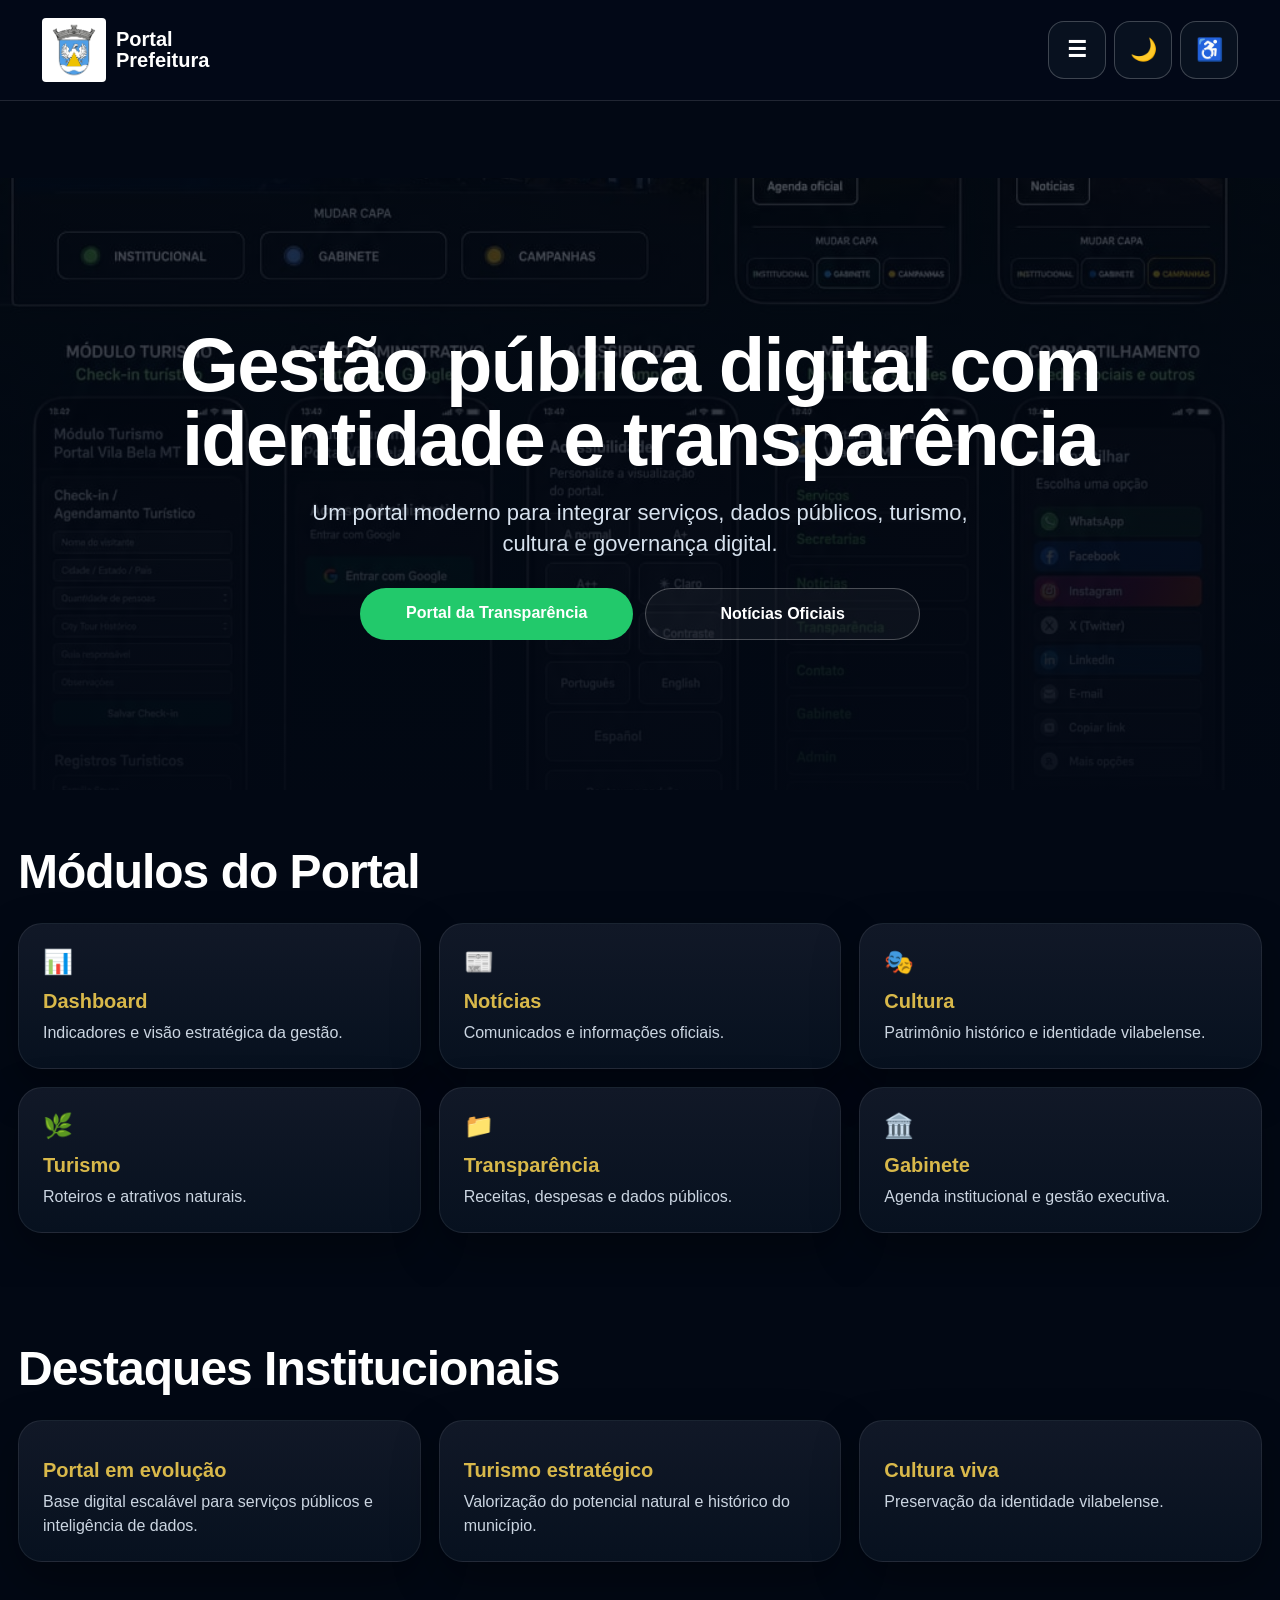
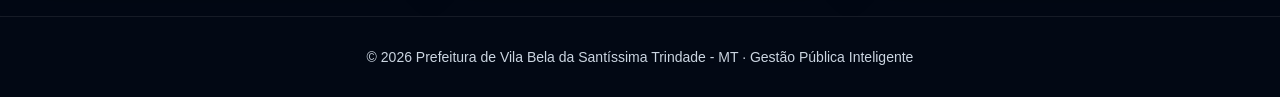
<file: index.html>
<!DOCTYPE html>
<html lang="pt-BR">
<head>
  <meta charset="UTF-8">
  <meta name="viewport" content="width=device-width, initial-scale=1.0">
  <title>Portal Prefeitura Vila Bela MT</title>
  <meta name="description" content="Portal institucional da Prefeitura de Vila Bela da Santíssima Trindade - MT. Transparência, notícias, turismo, cultura e gestão pública digital.">

  <link rel="stylesheet" href="css/style.css">
<script defer src="js/script.js"></script>

<link rel="manifest" href="manifest.json">
<meta name="theme-color" content="#0b1e3a">
<meta name="mobile-web-app-capable" content="yes">
<meta name="apple-mobile-web-app-capable" content="yes">
<meta name="apple-mobile-web-app-title" content="Portal Vila Bela">
<link rel="apple-touch-icon" href="assets/icons/icon-192-premium.png">
</head>

<body>
  <header class="site-header">
    <a class="brand" href="index.html">
      <img src="assets/logos/vilabela-brasao-1-transparente.png?v=10" alt="Brasão Vila Bela MT">
      <span>Portal<br>Prefeitura</span>
    </a>

    <div class="header-actions">
      <button id="menuToggle" class="icon-btn" type="button">☰</button>
      <button id="themeToggle" class="icon-btn" type="button">🌙</button>
      <button id="accessBtn" class="icon-btn" type="button">♿</button>
    </div>

    <nav id="nav" class="main-nav">
      <a href="index.html">Início</a>
      <a href="dashboard.html">Dashboard</a>
      <a href="noticias.html">Notícias</a>
      <a href="cultura.html">Cultura</a>
      <a href="turismo.html">Turismo</a>
      <a href="transparencia.html">Transparência</a>
      <a href="gabinete.html">Gabinete</a>
      <a href="admin.html">Admin</a>
    </nav>
  </header>

  <div id="accessPanel" class="access-panel">
    <h2>Acessibilidade</h2>
    <button onclick="setFont('a')">A</button>
<button onclick="setFont('aplus')">A+</button>
<button onclick="setFont('aplusplus')">A++</button>
<button type="button" onclick="setContrast()">Contraste</button>
<button type="button" onclick="resetAccess()">Reset</button>
  </div>

  <main>
    <section class="hero">
      <div class="hero-content">
        <h1>Gestão pública digital com identidade e transparência</h1>
        <p>Um portal moderno para integrar serviços, dados públicos, turismo, cultura e governança digital.</p>
        <div class="hero-actions">
          <a href="transparencia.html" class="btn-primary">Portal da Transparência</a>
          <a href="noticias.html" class="btn-secondary">Notícias Oficiais</a>
        </div>
      </div>
    </section>

    <section class="section">
      <h2>Módulos do Portal</h2>
      <div class="grid">
        <a class="card" href="dashboard.html"><span>📊</span><h3>Dashboard</h3><p>Indicadores e visão estratégica da gestão.</p></a>
        <a class="card" href="noticias.html"><span>📰</span><h3>Notícias</h3><p>Comunicados e informações oficiais.</p></a>
        <a class="card" href="cultura.html"><span>🎭</span><h3>Cultura</h3><p>Patrimônio histórico e identidade vilabelense.</p></a>
        <a class="card" href="turismo.html"><span>🌿</span><h3>Turismo</h3><p>Roteiros e atrativos naturais.</p></a>
        <a class="card" href="transparencia.html"><span>📁</span><h3>Transparência</h3><p>Receitas, despesas e dados públicos.</p></a>
        <a class="card" href="gabinete.html"><span>🏛️</span><h3>Gabinete</h3><p>Agenda institucional e gestão executiva.</p></a>
      </div>
    </section>

    <section class="section">
      <h2>Destaques Institucionais</h2>
      <div class="grid">
        <div class="card"><h3>Portal em evolução</h3><p>Base digital escalável para serviços públicos e inteligência de dados.</p></div>
        <div class="card"><h3>Turismo estratégico</h3><p>Valorização do potencial natural e histórico do município.</p></div>
        <div class="card"><h3>Cultura viva</h3><p>Preservação da identidade vilabelense.</p></div>
      </div>
    </section>
  </main>

  <footer>
    © 2026 Prefeitura de Vila Bela da Santíssima Trindade - MT · Gestão Pública Inteligente
  </footer>

  <script src="js/script.js?v=12.2"></script>

  <script>
  if ("serviceWorker" in navigator) {
    navigator.serviceWorker.register("sw.js");
  }
  </script>
</body>
</html>
</file>
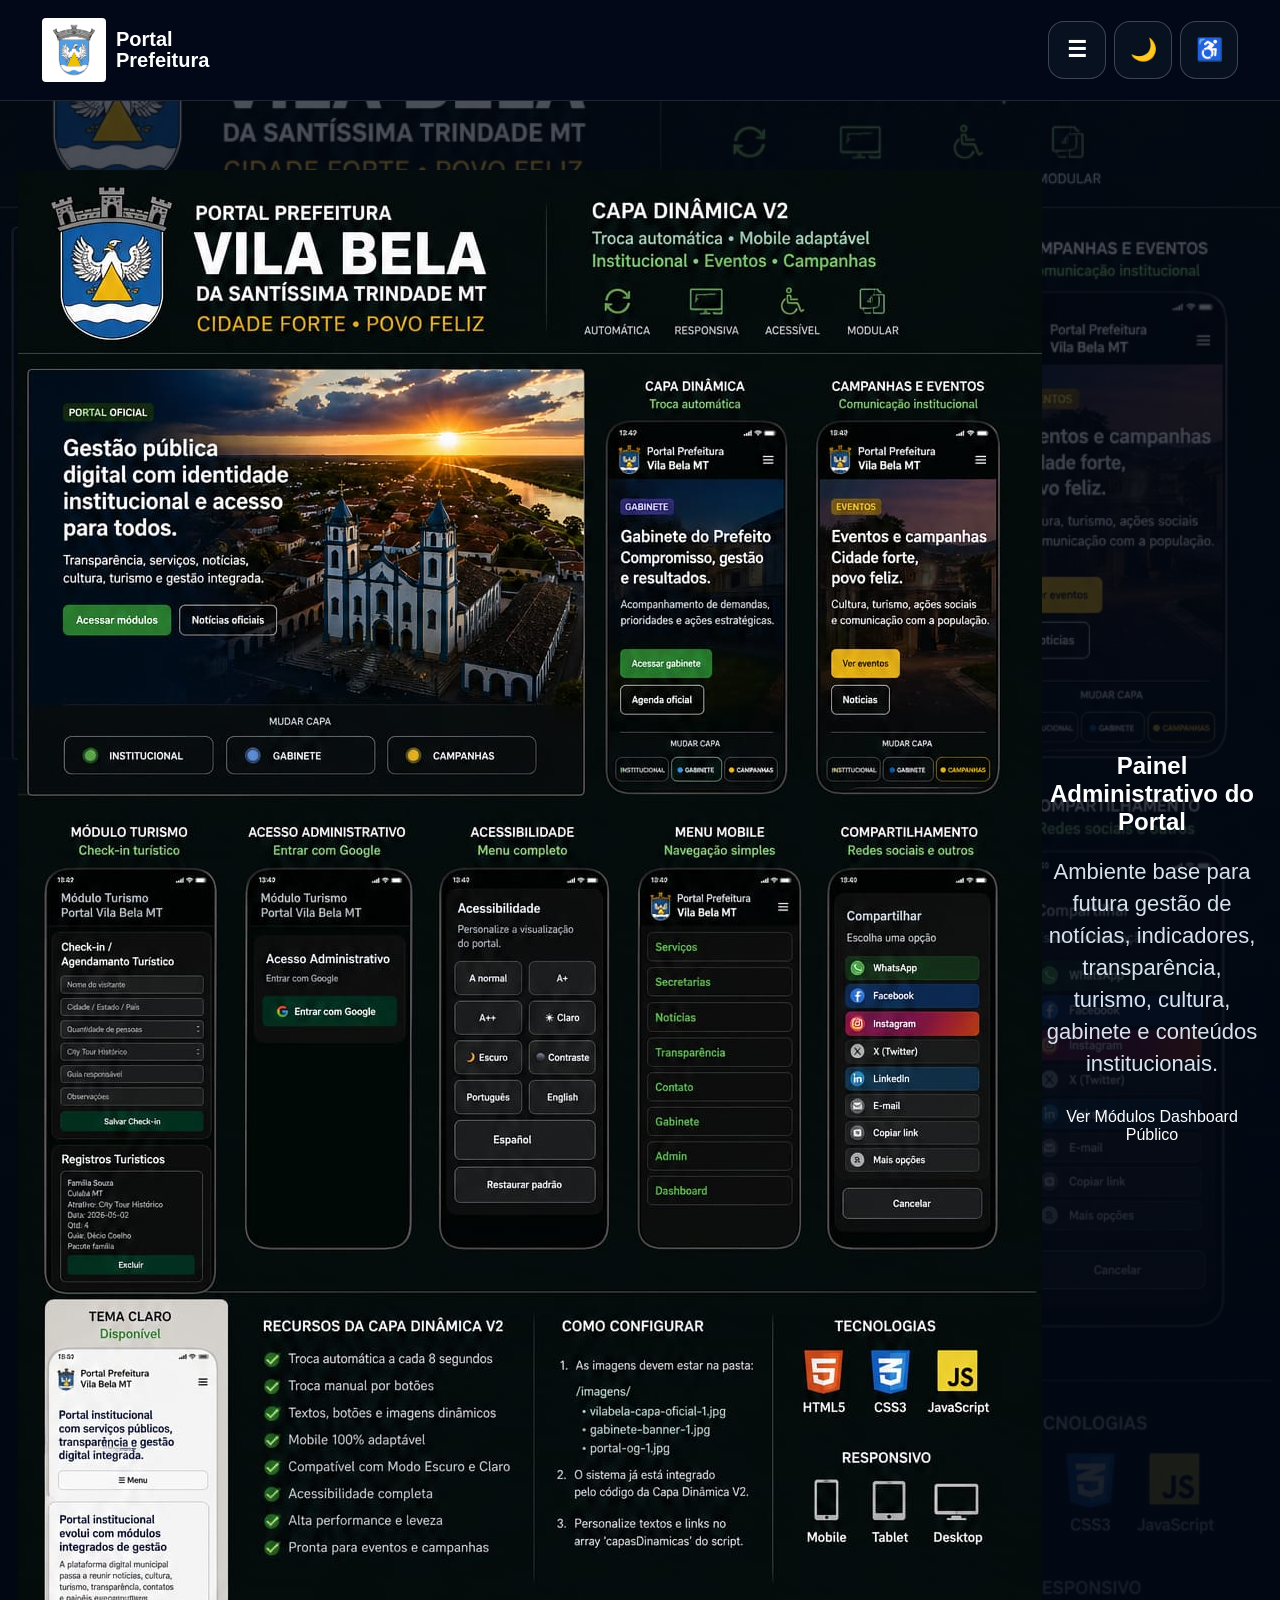
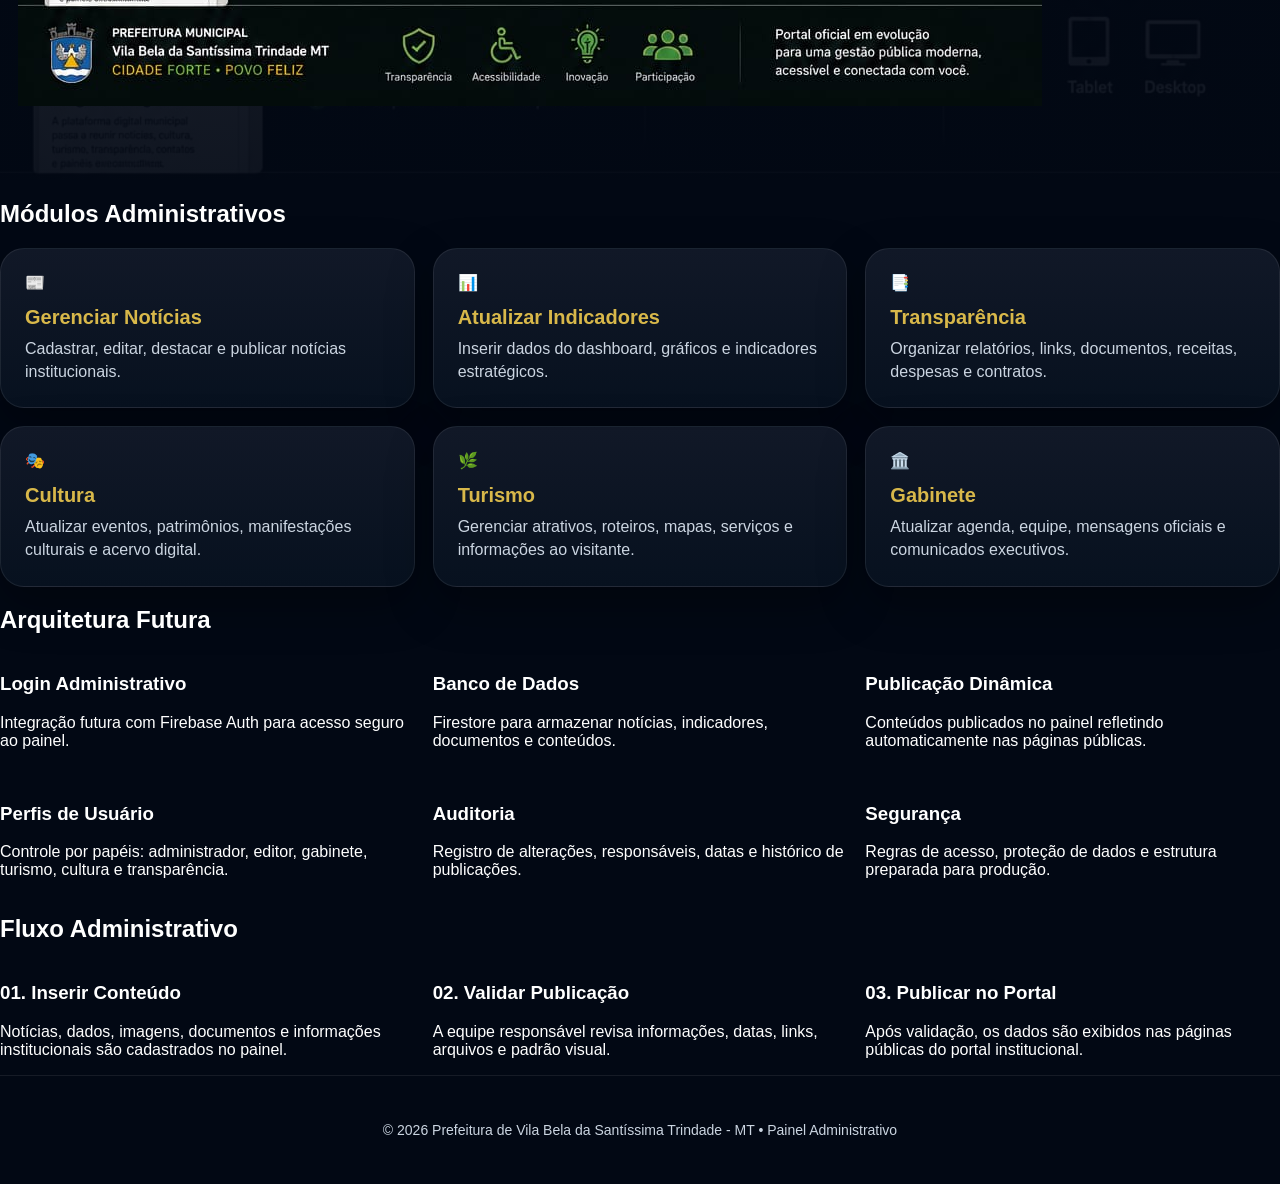
<file: admin.html>
<!DOCTYPE html>
<html lang="pt-BR">
<head>
  <meta charset="UTF-8">
  <meta name="viewport" content="width=device-width, initial-scale=1.0">

  <title>Admin | Portal Prefeitura Vila Bela MT</title>
  <meta name="description" content="Área administrativa interna do Portal Prefeitura Vila Bela MT.">
  <meta name="robots" content="noindex, nofollow">

  <link rel="canonical" href="https://deciocoelhogit.github.io/portal-prefeitura-vilabela-mt/admin.html">
  <link rel="icon" href="assets/icons/favicon.ico">
  <web-app-title" content="Portal Prefeitura">

    <link rel="stylesheet" href="css/style.css">
<script defer src="js/script.js"></script>

<link rel="manifest" href="manifest.json">
<meta name="theme-color" content="#0b1e3a">
<meta name="mobile-web-app-capable" content="yes">
<meta name="apple-mobile-web-app-capable" content="yes">
<meta name="apple-mobile-web-app-title" content="Portal Vila Bela">
<link rel="apple-touch-icon" href="assets/icons/icon-192-premium.png">
</head>

<body>

<header class="site-header">
  <a class="brand" href="index.html" aria-label="Portal Prefeitura Vila Bela MT">
    <img src="assets/logos/vilabela-brasao-1-transparente.png?v=10" alt="Brasão de Vila Bela MT">
    <span>Portal<br>Prefeitura</span>
  </a>

  <div class="header-actions">
    <button id="menuToggle" class="icon-btn" type="button" aria-label="Abrir menu">☰</button>
    <button id="themeToggle" class="icon-btn" type="button" aria-label="Alternar tema">🌙</button>
    <button id="accessBtn" class="icon-btn" type="button" aria-label="Abrir acessibilidade">♿</button>
  </div>

  <nav id="nav" class="main-nav" aria-label="Menu principal">
    <a href="index.html">Início</a>
    <a href="dashboard.html">Dashboard</a>
    <a href="noticias.html">Notícias</a>
    <a href="cultura.html">Cultura</a>
    <a href="turismo.html">Turismo</a>
    <a href="transparencia.html">Transparência</a>
    <a href="gabinete.html">Gabinete</a>
    <a href="admin.html">Admin</a>
  </nav>
</header>

<div id="accessPanel" class="access-panel" aria-label="Painel de acessibilidade">
  <h2>Acessibilidade</h2>
  <button type="button" onclick="setFont(1)">A</button>
  <button type="button" onclick="setFont(1.15)">A+</button>
  <button type="button" onclick="setFont(1.3)">A++</button>
  <button type="button" onclick="setContrast()">Contraste</button>
  <button type="button" onclick="resetAccess()">Reset</button>
</div>
</header>

<section class="hero">
  <img src="assets/banners/portal-og-1.jpg" class="hero-bg" alt="Admin Portal Prefeitura Vila Bela MT">

  <div class="hero-content">
    <h2>Painel Administrativo do Portal</h2>
    <p>
      Ambiente base para futura gestão de notícias, indicadores, transparência,
      turismo, cultura, gabinete e conteúdos institucionais.
    </p>

    <div class="hero-buttons">
      <a href="#admin" class="btn primary">Ver Módulos</a>
      <a href="dashboard.html" class="btn">Dashboard Público</a>
    </div>
  </div>
</section>

<section class="modules container" id="admin">
  <h2>Módulos Administrativos</h2>

  <div class="grid">
    <div class="card">
      📰
      <h3>Gerenciar Notícias</h3>
      <p>Cadastrar, editar, destacar e publicar notícias institucionais.</p>
    </div>

    <div class="card">
      📊
      <h3>Atualizar Indicadores</h3>
      <p>Inserir dados do dashboard, gráficos e indicadores estratégicos.</p>
    </div>

    <div class="card">
      📑
      <h3>Transparência</h3>
      <p>Organizar relatórios, links, documentos, receitas, despesas e contratos.</p>
    </div>

    <div class="card">
      🎭
      <h3>Cultura</h3>
      <p>Atualizar eventos, patrimônios, manifestações culturais e acervo digital.</p>
    </div>

    <div class="card">
      🌿
      <h3>Turismo</h3>
      <p>Gerenciar atrativos, roteiros, mapas, serviços e informações ao visitante.</p>
    </div>

    <div class="card">
      🏛️
      <h3>Gabinete</h3>
      <p>Atualizar agenda, equipe, mensagens oficiais e comunicados executivos.</p>
    </div>
  </div>
</section>

<section class="highlights container">
  <h2>Arquitetura Futura</h2>

  <div class="grid">
    <div class="box">
      <h3>Login Administrativo</h3>
      <p>Integração futura com Firebase Auth para acesso seguro ao painel.</p>
    </div>

    <div class="box">
      <h3>Banco de Dados</h3>
      <p>Firestore para armazenar notícias, indicadores, documentos e conteúdos.</p>
    </div>

    <div class="box">
      <h3>Publicação Dinâmica</h3>
      <p>Conteúdos publicados no painel refletindo automaticamente nas páginas públicas.</p>
    </div>

    <div class="box">
      <h3>Perfis de Usuário</h3>
      <p>Controle por papéis: administrador, editor, gabinete, turismo, cultura e transparência.</p>
    </div>

    <div class="box">
      <h3>Auditoria</h3>
      <p>Registro de alterações, responsáveis, datas e histórico de publicações.</p>
    </div>

    <div class="box">
      <h3>Segurança</h3>
      <p>Regras de acesso, proteção de dados e estrutura preparada para produção.</p>
    </div>
  </div>
</section>

<section class="highlights container">
  <h2>Fluxo Administrativo</h2>

  <div class="grid">
    <div class="box">
      <h3>01. Inserir Conteúdo</h3>
      <p>Notícias, dados, imagens, documentos e informações institucionais são cadastrados no painel.</p>
    </div>

    <div class="box">
      <h3>02. Validar Publicação</h3>
      <p>A equipe responsável revisa informações, datas, links, arquivos e padrão visual.</p>
    </div>

    <div class="box">
      <h3>03. Publicar no Portal</h3>
      <p>Após validação, os dados são exibidos nas páginas públicas do portal institucional.</p>
    </div>
  </div>
</section>

<div id="accessPanel" class="access-panel">
  <h3>Acessibilidade</h3>
  <button onclick="setFont('a')">A</button>
<button onclick="setFont('aplus')">A+</button>
<button onclick="setFont('aplusplus')">A++</button>
<button type="button" onclick="setContrast()">Contraste</button>
<button type="button" onclick="resetAccess()">Reset</button>
</div>

<footer class="footer">
  <p>© 2026 Prefeitura de Vila Bela da Santíssima Trindade - MT • Painel Administrativo</p>
</footer>

<script src="js/script.js?v=12.2"></script>

  <script>
  if ("serviceWorker" in navigator) {
    navigator.serviceWorker.register("sw.js");
  }
  </script>
</body>
</html>
</file>
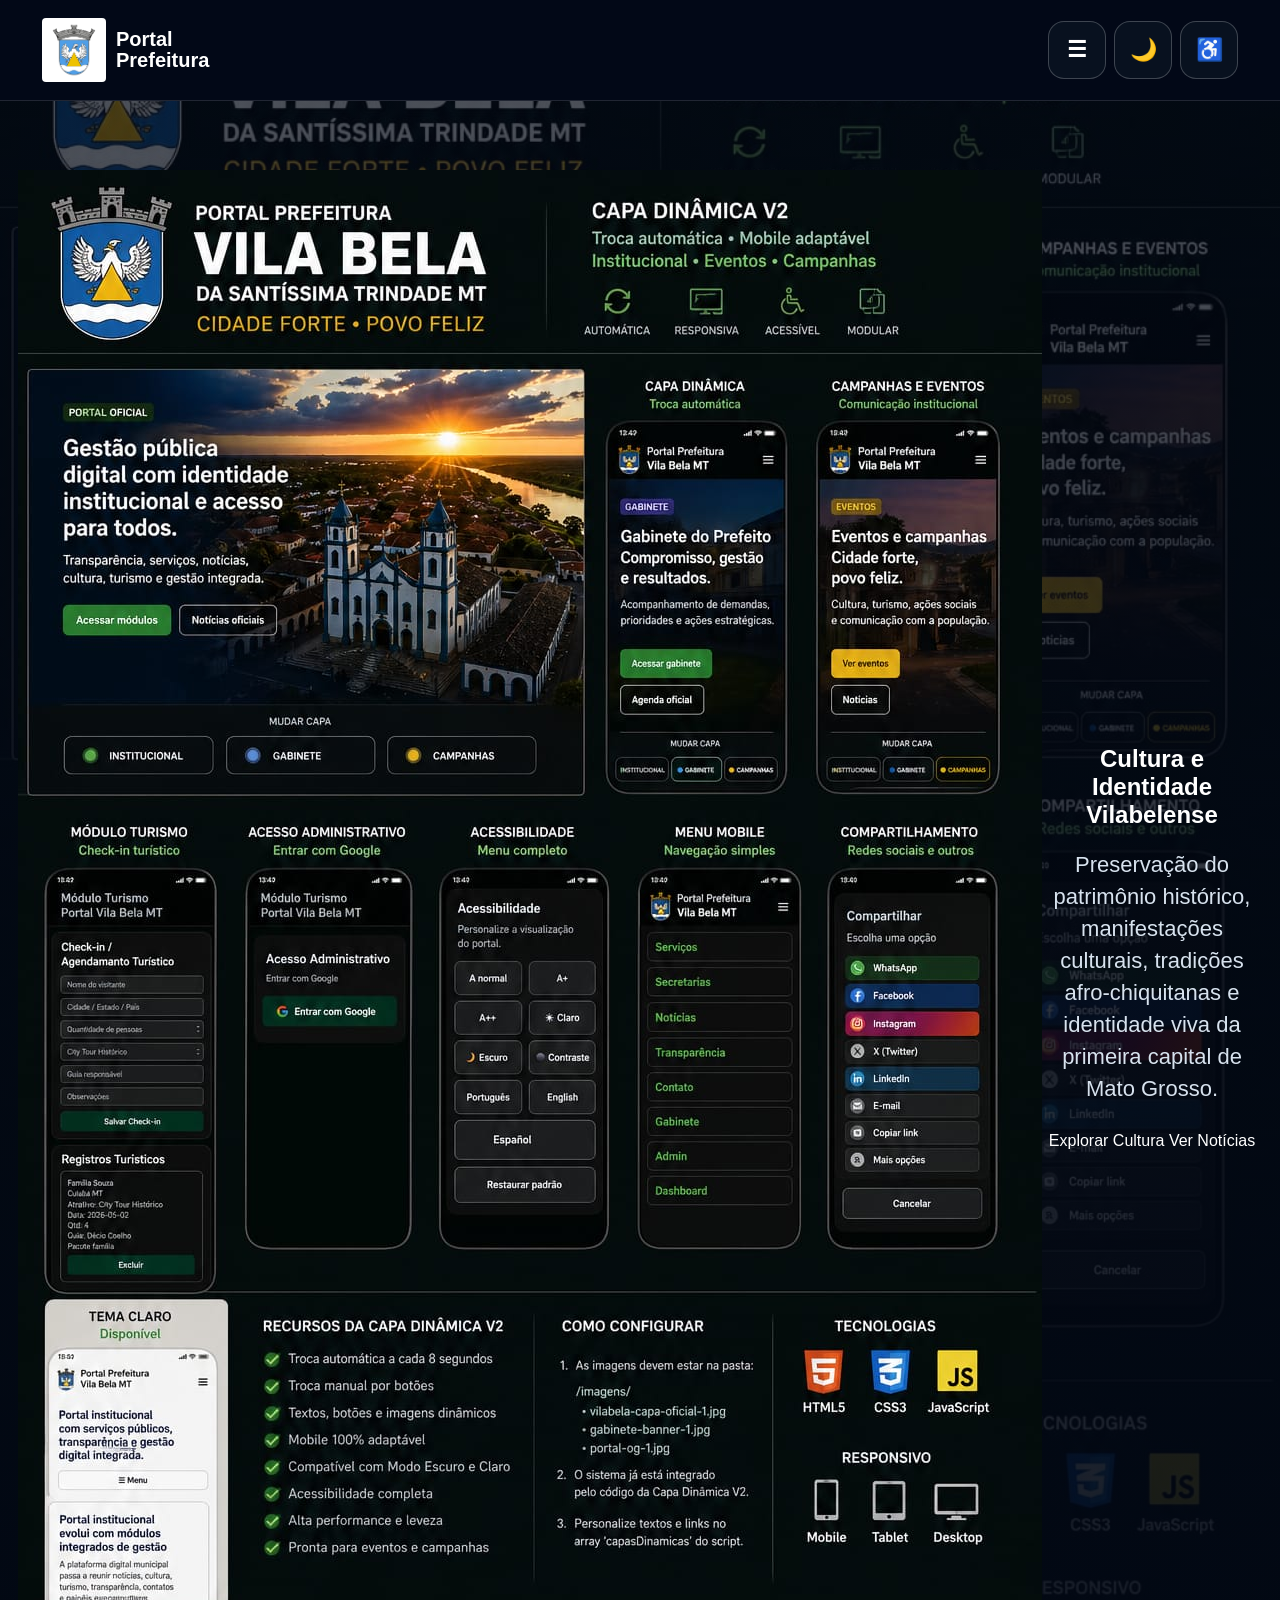
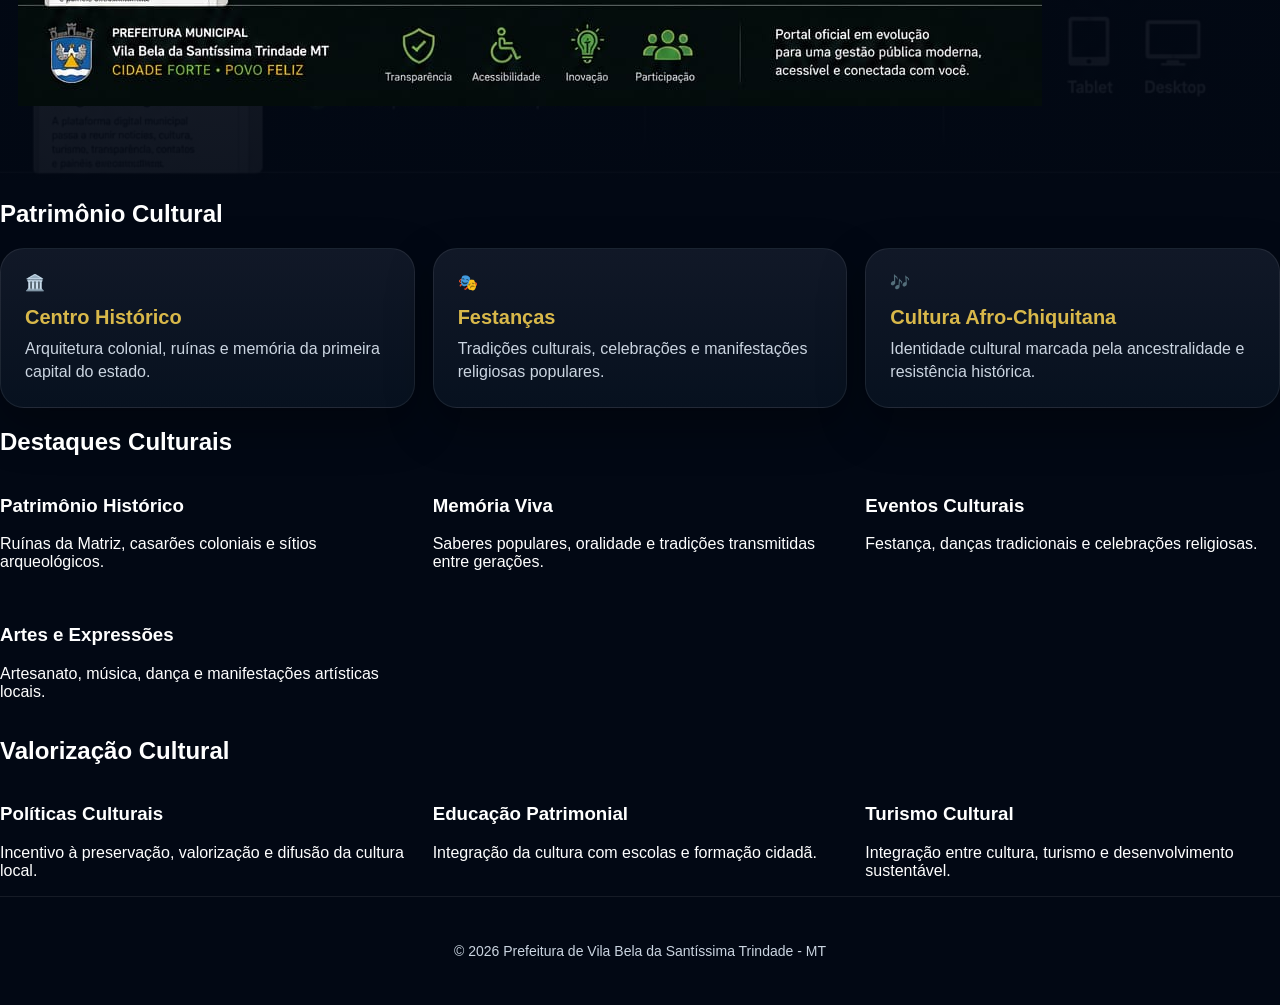
<file: cultura.html>
<!DOCTYPE html>
<html lang="pt-BR">
<head>
  <meta charset="UTF-8">
  <meta name="viewport" content="width=device-width, initial-scale=1.0">

  <title>Cultura | Prefeitura Vila Bela MT</title>
  <meta name="description" content="Patrimônio cultural, história e identidade de Vila Bela da Santíssima Trindade.">
  <meta name="robots" content="index, follow">

  <link rel="canonical" href="https://deciocoelhogit.github.io/portal-prefeitura-vilabela-mt/cultura.html">
  <link rel="icon" href="assets/icons/favicon.ico">
  
  <link rel="stylesheet" href="css/style.css">
<script defer src="js/script.js"></script>

<link rel="manifest" href="manifest.json">
<meta name="theme-color" content="#0b1e3a">
<meta name="mobile-web-app-capable" content="yes">
<meta name="apple-mobile-web-app-capable" content="yes">
<meta name="apple-mobile-web-app-title" content="Portal Vila Bela">
<link rel="apple-touch-icon" href="assets/icons/icon-192-premium.png">
</head>

<body>

<header class="site-header">
  <a class="brand" href="index.html" aria-label="Portal Prefeitura Vila Bela MT">
    <img src="assets/logos/vilabela-brasao-1-transparente.png?v=10" alt="Brasão de Vila Bela MT">
    <span>Portal<br>Prefeitura</span>
  </a>

  <div class="header-actions">
    <button id="menuToggle" class="icon-btn" type="button" aria-label="Abrir menu">☰</button>
    <button id="themeToggle" class="icon-btn" type="button" aria-label="Alternar tema">🌙</button>
    <button id="accessBtn" class="icon-btn" type="button" aria-label="Abrir acessibilidade">♿</button>
  </div>

  <nav id="nav" class="main-nav" aria-label="Menu principal">
    <a href="index.html">Início</a>
    <a href="dashboard.html">Dashboard</a>
    <a href="noticias.html">Notícias</a>
    <a href="cultura.html">Cultura</a>
    <a href="turismo.html">Turismo</a>
    <a href="transparencia.html">Transparência</a>
    <a href="gabinete.html">Gabinete</a>
    <a href="admin.html">Admin</a>
  </nav>
</header>

<div id="accessPanel" class="access-panel" aria-label="Painel de acessibilidade">
  <h2>Acessibilidade</h2>
  <button type="button" onclick="setFont(1)">A</button>
  <button type="button" onclick="setFont(1.15)">A+</button>
  <button type="button" onclick="setFont(1.3)">A++</button>
  <button type="button" onclick="setContrast()">Contraste</button>
  <button type="button" onclick="resetAccess()">Reset</button>
</div>
</header>

<!-- HERO -->
<section class="hero">
  <img src="assets/banners/portal-og-1.jpg" class="hero-bg">

  <div class="hero-content">
    <h2>Cultura e Identidade Vilabelense</h2>
    <p>
      Preservação do patrimônio histórico, manifestações culturais,
      tradições afro-chiquitanas e identidade viva da primeira capital de Mato Grosso.
    </p>

    <div class="hero-buttons">
      <a href="#patrimonio" class="btn primary">Explorar Cultura</a>
      <a href="noticias.html" class="btn">Ver Notícias</a>
    </div>
  </div>
</section>

<!-- BLOCOS CULTURA -->
<section class="modules container">
  <h2>Patrimônio Cultural</h2>

  <div class="grid">
    <div class="card">
      🏛️
      <h3>Centro Histórico</h3>
      <p>Arquitetura colonial, ruínas e memória da primeira capital do estado.</p>
    </div>

    <div class="card">
      🎭
      <h3>Festanças</h3>
      <p>Tradições culturais, celebrações e manifestações religiosas populares.</p>
    </div>

    <div class="card">
      🎶
      <h3>Cultura Afro-Chiquitana</h3>
      <p>Identidade cultural marcada pela ancestralidade e resistência histórica.</p>
    </div>
  </div>
</section>

<!-- DESTAQUES -->
<section class="highlights container" id="patrimonio">
  <h2>Destaques Culturais</h2>

  <div class="grid">

    <div class="box">
      <h3>Patrimônio Histórico</h3>
      <p>Ruínas da Matriz, casarões coloniais e sítios arqueológicos.</p>
    </div>

    <div class="box">
      <h3>Memória Viva</h3>
      <p>Saberes populares, oralidade e tradições transmitidas entre gerações.</p>
    </div>

    <div class="box">
      <h3>Eventos Culturais</h3>
      <p>Festança, danças tradicionais e celebrações religiosas.</p>
    </div>

    <div class="box">
      <h3>Artes e Expressões</h3>
      <p>Artesanato, música, dança e manifestações artísticas locais.</p>
    </div>

  </div>
</section>

<!-- GOVERNANÇA -->
<section class="highlights container">
  <h2>Valorização Cultural</h2>

  <div class="grid">

    <div class="box">
      <h3>Políticas Culturais</h3>
      <p>Incentivo à preservação, valorização e difusão da cultura local.</p>
    </div>

    <div class="box">
      <h3>Educação Patrimonial</h3>
      <p>Integração da cultura com escolas e formação cidadã.</p>
    </div>

    <div class="box">
      <h3>Turismo Cultural</h3>
      <p>Integração entre cultura, turismo e desenvolvimento sustentável.</p>
    </div>

  </div>
</section>

<!-- ACESSIBILIDADE -->
<div id="accessPanel" class="access-panel">
  <h3>Acessibilidade</h3>
  <button onclick="setFont('a')">A</button>
<button onclick="setFont('aplus')">A+</button>
<button onclick="setFont('aplusplus')">A++</button>
<button type="button" onclick="setContrast()">Contraste</button>
<button type="button" onclick="resetAccess()">Reset</button>
</div>

<!-- RODAPÉ -->
<footer class="footer">
  <p>© 2026 Prefeitura de Vila Bela da Santíssima Trindade - MT</p>
</footer>
  
<script src="js/script.js?v=12.2"></script>

  <script>
  if ("serviceWorker" in navigator) {
    navigator.serviceWorker.register("sw.js");
  }
  </script>
</body>
</html>
</file>
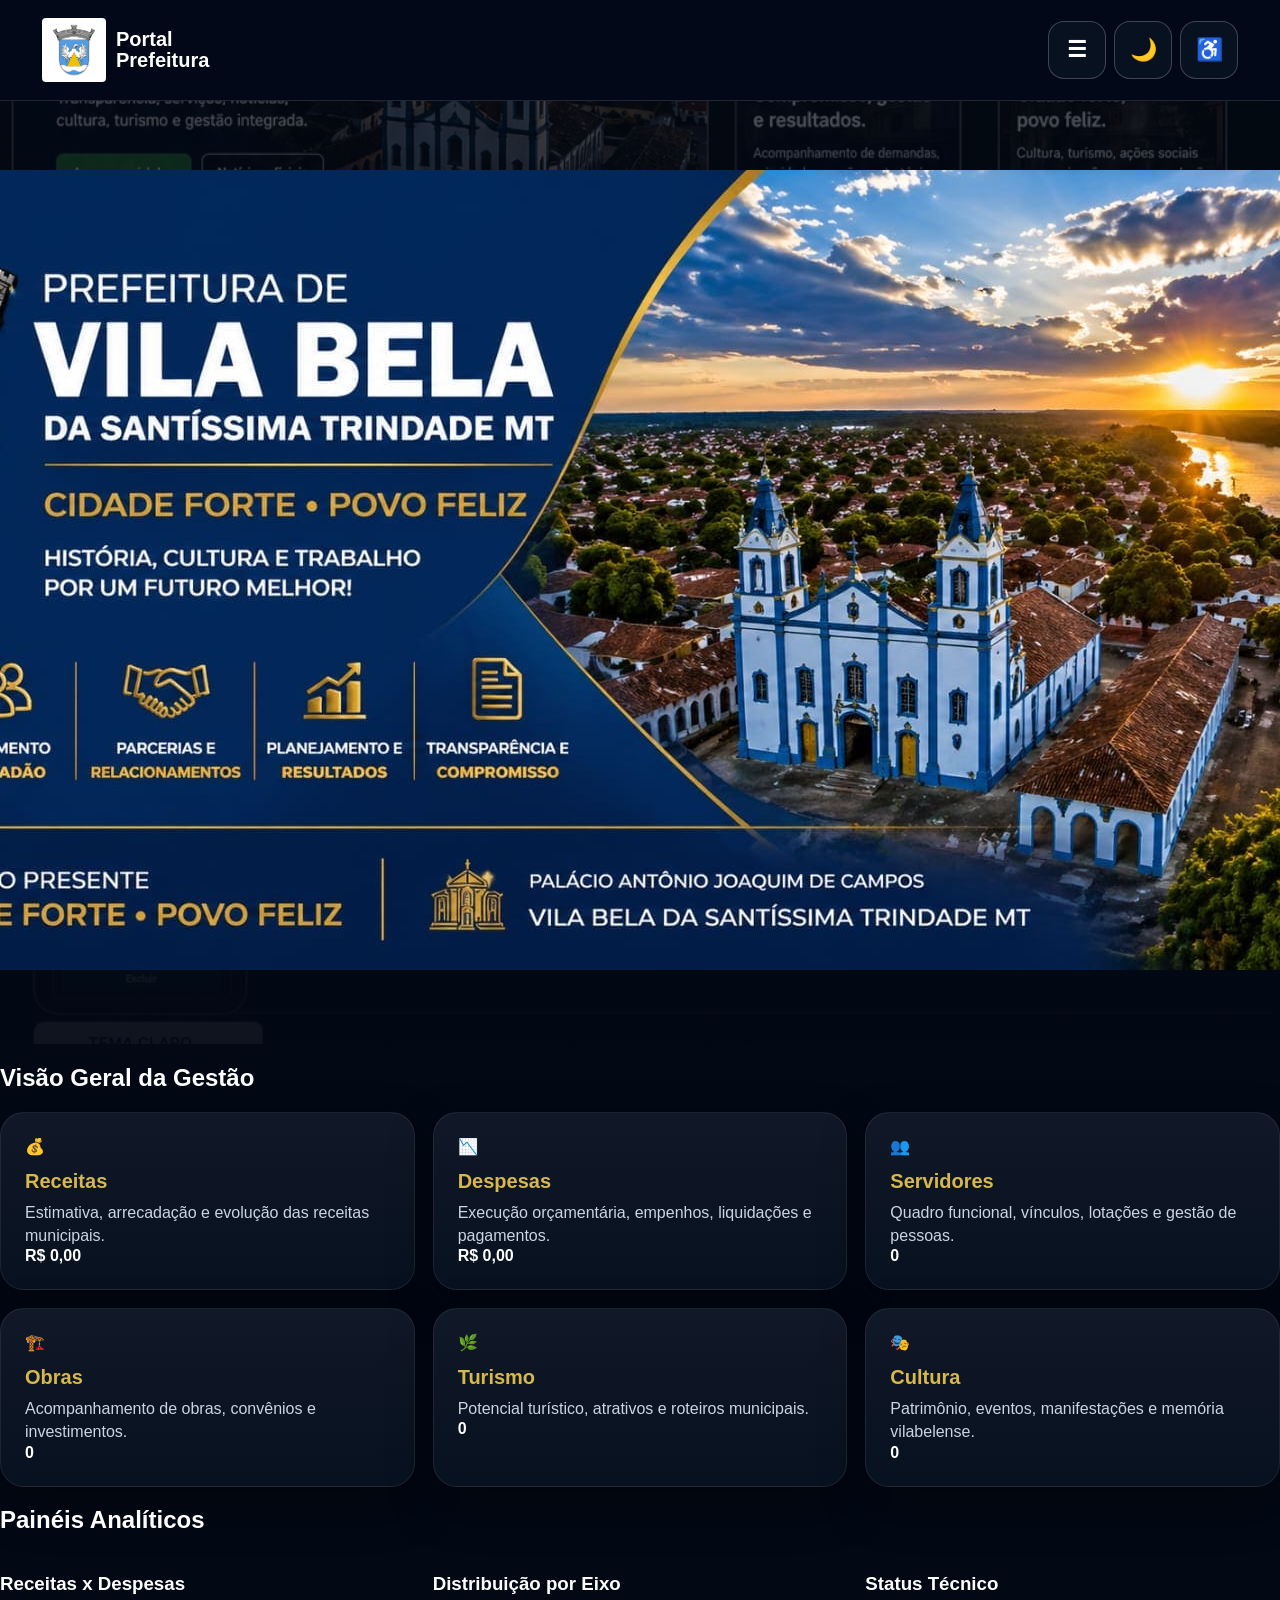
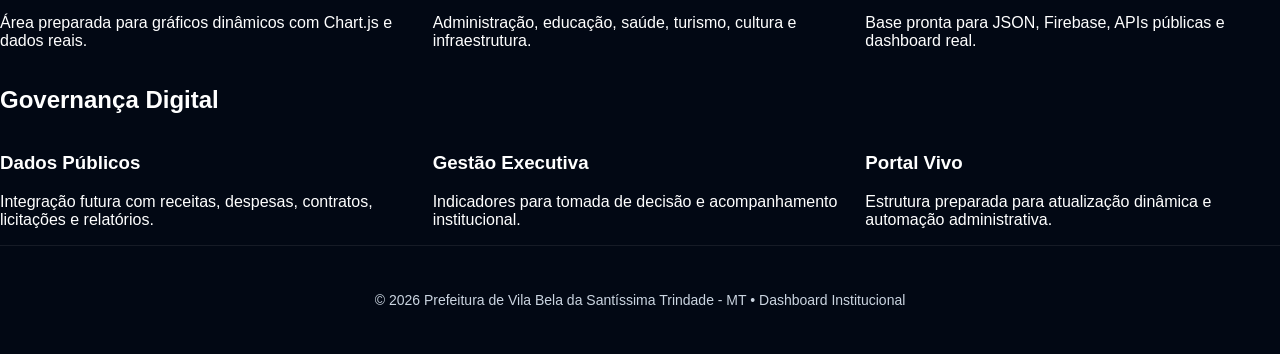
<file: dashboard.html>
<!DOCTYPE html>
<html lang="pt-BR">
<head>
  <meta charset="UTF-8">
  <meta name="viewport" content="width=device-width, initial-scale=1.0">

  <title>Dashboard | Prefeitura Vila Bela MT</title>
  <meta name="description" content="Dashboard institucional com indicadores públicos, dados estratégicos e painéis de acompanhamento da gestão municipal de Vila Bela - MT.">
  <meta name="robots" content="index, follow">

  <link rel="canonical" href="https://deciocoelhogit.github.io/portal-prefeitura-vilabela-mt/dashboard.html">
  <link rel="icon" href="assets/icons/favicon.ico">

  <link rel="stylesheet" href="css/style.css">
<script defer src="js/script.js"></script>

<link rel="manifest" href="manifest.json">
<meta name="theme-color" content="#0b1e3a">
<meta name="mobile-web-app-capable" content="yes">
<meta name="apple-mobile-web-app-capable" content="yes">
<meta name="apple-mobile-web-app-title" content="Portal Vila Bela">
<link rel="apple-touch-icon" href="assets/icons/icon-192-premium.png">
</head>

<body>

<header class="site-header">
  <a class="brand" href="index.html" aria-label="Portal Prefeitura Vila Bela MT">
    <img src="assets/logos/vilabela-brasao-1-transparente.png?v=10" alt="Brasão de Vila Bela MT">
    <span>Portal<br>Prefeitura</span>
  </a>

  <div class="header-actions">
    <button id="menuToggle" class="icon-btn" type="button" aria-label="Abrir menu">☰</button>
    <button id="themeToggle" class="icon-btn" type="button" aria-label="Alternar tema">🌙</button>
    <button id="accessBtn" class="icon-btn" type="button" aria-label="Abrir acessibilidade">♿</button>
  </div>

  <nav id="nav" class="main-nav" aria-label="Menu principal">
    <a href="index.html">Início</a>
    <a href="dashboard.html">Dashboard</a>
    <a href="noticias.html">Notícias</a>
    <a href="cultura.html">Cultura</a>
    <a href="turismo.html">Turismo</a>
    <a href="transparencia.html">Transparência</a>
    <a href="gabinete.html">Gabinete</a>
    <a href="admin.html">Admin</a>
  </nav>
</header>

<div id="accessPanel" class="access-panel" aria-label="Painel de acessibilidade">
  <h2>Acessibilidade</h2>
  <button type="button" onclick="setFont(1)">A</button>
  <button type="button" onclick="setFont(1.15)">A+</button>
  <button type="button" onclick="setFont(1.3)">A++</button>
  <button type="button" onclick="setContrast()">Contraste</button>
  <button type="button" onclick="resetAccess()">Reset</button>
</div>
</header>

<section class="hero">
  <img src="assets/banners/vilabela-capa-oficial-1.jpg" class="hero-bg" alt="Vila Bela MT">

  <div class="hero-content">
    <h2>Dashboard de Gestão Pública</h2>
    <p>
      Indicadores estratégicos, dados institucionais e visão executiva para
      acompanhamento da gestão municipal.
    </p>

    <div class="hero-buttons">
      <a href="transparencia.html" class="btn primary">Ver Transparência</a>
      <a href="admin.html" class="btn">Área Admin</a>
    </div>
  </div>
</section>

<section class="modules container">
  <h2>Visão Geral da Gestão</h2>

  <div class="grid">
    <div class="card">
      💰
      <h3>Receitas</h3>
      <p>Estimativa, arrecadação e evolução das receitas municipais.</p>
      <strong>R$ 0,00</strong>
    </div>

    <div class="card">
      📉
      <h3>Despesas</h3>
      <p>Execução orçamentária, empenhos, liquidações e pagamentos.</p>
      <strong>R$ 0,00</strong>
    </div>

    <div class="card">
      👥
      <h3>Servidores</h3>
      <p>Quadro funcional, vínculos, lotações e gestão de pessoas.</p>
      <strong>0</strong>
    </div>

    <div class="card">
      🏗️
      <h3>Obras</h3>
      <p>Acompanhamento de obras, convênios e investimentos.</p>
      <strong>0</strong>
    </div>

    <div class="card">
      🌿
      <h3>Turismo</h3>
      <p>Potencial turístico, atrativos e roteiros municipais.</p>
      <strong>0</strong>
    </div>

    <div class="card">
      🎭
      <h3>Cultura</h3>
      <p>Patrimônio, eventos, manifestações e memória vilabelense.</p>
      <strong>0</strong>
    </div>
  </div>
</section>

<section class="highlights container">
  <h2>Painéis Analíticos</h2>

  <div class="grid">
    <div class="box">
      <h3>Receitas x Despesas</h3>
      <p>Área preparada para gráficos dinâmicos com Chart.js e dados reais.</p>
    </div>

    <div class="box">
      <h3>Distribuição por Eixo</h3>
      <p>Administração, educação, saúde, turismo, cultura e infraestrutura.</p>
    </div>

    <div class="box">
      <h3>Status Técnico</h3>
      <p>Base pronta para JSON, Firebase, APIs públicas e dashboard real.</p>
    </div>
  </div>
</section>

<section class="highlights container">
  <h2>Governança Digital</h2>

  <div class="grid">
    <div class="box">
      <h3>Dados Públicos</h3>
      <p>Integração futura com receitas, despesas, contratos, licitações e relatórios.</p>
    </div>

    <div class="box">
      <h3>Gestão Executiva</h3>
      <p>Indicadores para tomada de decisão e acompanhamento institucional.</p>
    </div>

    <div class="box">
      <h3>Portal Vivo</h3>
      <p>Estrutura preparada para atualização dinâmica e automação administrativa.</p>
    </div>
  </div>
</section>

<div id="accessPanel" class="access-panel">
  <h3>Acessibilidade</h3>
  <button onclick="setFont('a')">A</button>
<button onclick="setFont('aplus')">A+</button>
<button onclick="setFont('aplusplus')">A++</button>
<button type="button" onclick="setContrast()">Contraste</button>
<button type="button" onclick="resetAccess()">Reset</button>
</div>

<footer class="footer">
  <p>© 2026 Prefeitura de Vila Bela da Santíssima Trindade - MT • Dashboard Institucional</p>
</footer>

<script src="js/script.js?v=12.2"></script>

  <script>
  if ("serviceWorker" in navigator) {
    navigator.serviceWorker.register("sw.js");
  }
  </script>
</body>
</html>
</file>
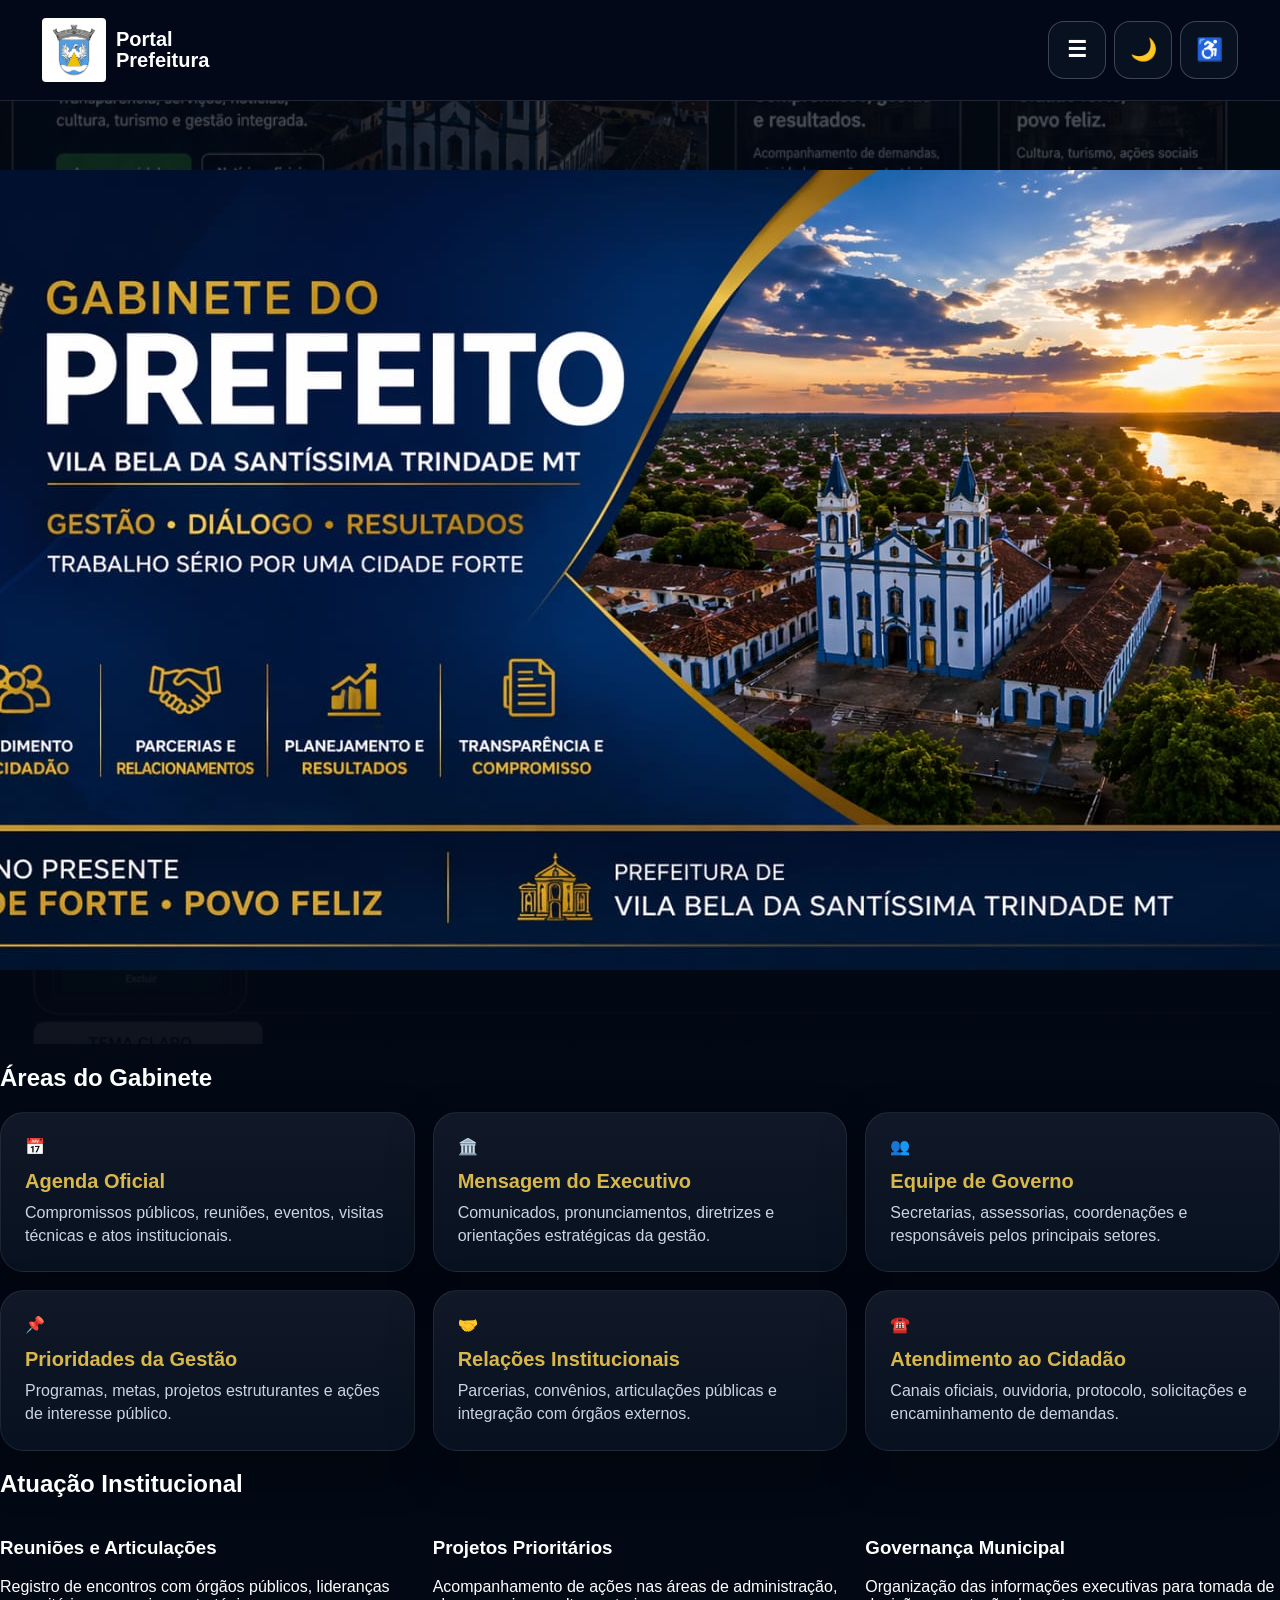
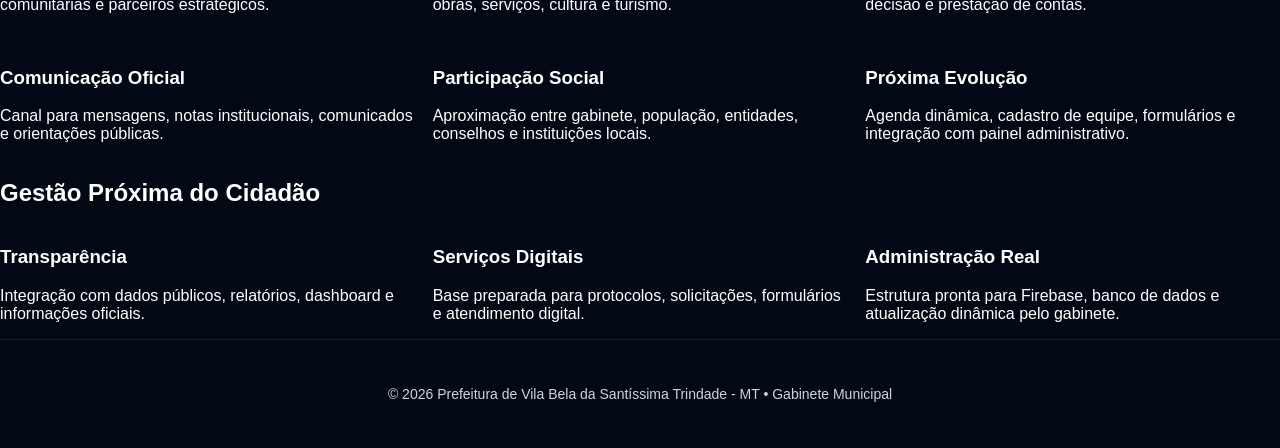
<file: gabinete.html>
<!DOCTYPE html>
<html lang="pt-BR">
<head>
  <meta charset="UTF-8">
  <meta name="viewport" content="width=device-width, initial-scale=1.0">

  <title>Gabinete | Prefeitura Vila Bela MT</title>
  <meta name="description" content="Gabinete municipal de Vila Bela da Santíssima Trindade - MT. Agenda institucional, equipe, mensagens oficiais, canais de atendimento e gestão executiva.">
  <meta name="robots" content="index, follow">

  <link rel="canonical" href="https://deciocoelhogit.github.io/portal-prefeitura-vilabela-mt/gabinete.html">
  <link rel="icon" href="assets/icons/favicon.ico">

  <link rel="stylesheet" href="css/style.css">
<script defer src="js/script.js"></script>

<link rel="manifest" href="manifest.json">
<meta name="theme-color" content="#0b1e3a">
<meta name="mobile-web-app-capable" content="yes">
<meta name="apple-mobile-web-app-capable" content="yes">
<meta name="apple-mobile-web-app-title" content="Portal Vila Bela">
<link rel="apple-touch-icon" href="assets/icons/icon-192-premium.png">
</head>

<body>

<header class="site-header">
  <a class="brand" href="index.html" aria-label="Portal Prefeitura Vila Bela MT">
    <img src="assets/logos/vilabela-brasao-1-transparente.png?v=10" alt="Brasão de Vila Bela MT">
    <span>Portal<br>Prefeitura</span>
  </a>

  <div class="header-actions">
    <button id="menuToggle" class="icon-btn" type="button" aria-label="Abrir menu">☰</button>
    <button id="themeToggle" class="icon-btn" type="button" aria-label="Alternar tema">🌙</button>
    <button id="accessBtn" class="icon-btn" type="button" aria-label="Abrir acessibilidade">♿</button>
  </div>

  <nav id="nav" class="main-nav" aria-label="Menu principal">
    <a href="index.html">Início</a>
    <a href="dashboard.html">Dashboard</a>
    <a href="noticias.html">Notícias</a>
    <a href="cultura.html">Cultura</a>
    <a href="turismo.html">Turismo</a>
    <a href="transparencia.html">Transparência</a>
    <a href="gabinete.html">Gabinete</a>
    <a href="admin.html">Admin</a>
  </nav>
</header>

<div id="accessPanel" class="access-panel" aria-label="Painel de acessibilidade">
  <h2>Acessibilidade</h2>
  <button type="button" onclick="setFont(1)">A</button>
  <button type="button" onclick="setFont(1.15)">A+</button>
  <button type="button" onclick="setFont(1.3)">A++</button>
  <button type="button" onclick="setContrast()">Contraste</button>
  <button type="button" onclick="resetAccess()">Reset</button>
</div>
</header>

<section class="hero">
  <img src="assets/banners/gabinete-banner-1.jpg" class="hero-bg" alt="Gabinete Prefeitura Vila Bela MT">

  <div class="hero-content">
    <h2>Gabinete Municipal e Gestão Executiva</h2>
    <p>
      Espaço institucional para agenda oficial, equipe de governo, mensagens,
      atendimento ao cidadão e acompanhamento das ações estratégicas da gestão.
    </p>

    <div class="hero-buttons">
      <a href="#gabinete" class="btn primary">Ver Gabinete</a>
      <a href="transparencia.html" class="btn">Transparência</a>
    </div>
  </div>
</section>

<section class="modules container" id="gabinete">
  <h2>Áreas do Gabinete</h2>

  <div class="grid">
    <div class="card">
      📅
      <h3>Agenda Oficial</h3>
      <p>Compromissos públicos, reuniões, eventos, visitas técnicas e atos institucionais.</p>
    </div>

    <div class="card">
      🏛️
      <h3>Mensagem do Executivo</h3>
      <p>Comunicados, pronunciamentos, diretrizes e orientações estratégicas da gestão.</p>
    </div>

    <div class="card">
      👥
      <h3>Equipe de Governo</h3>
      <p>Secretarias, assessorias, coordenações e responsáveis pelos principais setores.</p>
    </div>

    <div class="card">
      📌
      <h3>Prioridades da Gestão</h3>
      <p>Programas, metas, projetos estruturantes e ações de interesse público.</p>
    </div>

    <div class="card">
      🤝
      <h3>Relações Institucionais</h3>
      <p>Parcerias, convênios, articulações públicas e integração com órgãos externos.</p>
    </div>

    <div class="card">
      ☎️
      <h3>Atendimento ao Cidadão</h3>
      <p>Canais oficiais, ouvidoria, protocolo, solicitações e encaminhamento de demandas.</p>
    </div>
  </div>
</section>

<section class="highlights container">
  <h2>Atuação Institucional</h2>

  <div class="grid">
    <div class="box">
      <h3>Reuniões e Articulações</h3>
      <p>Registro de encontros com órgãos públicos, lideranças comunitárias e parceiros estratégicos.</p>
    </div>

    <div class="box">
      <h3>Projetos Prioritários</h3>
      <p>Acompanhamento de ações nas áreas de administração, obras, serviços, cultura e turismo.</p>
    </div>

    <div class="box">
      <h3>Governança Municipal</h3>
      <p>Organização das informações executivas para tomada de decisão e prestação de contas.</p>
    </div>

    <div class="box">
      <h3>Comunicação Oficial</h3>
      <p>Canal para mensagens, notas institucionais, comunicados e orientações públicas.</p>
    </div>

    <div class="box">
      <h3>Participação Social</h3>
      <p>Aproximação entre gabinete, população, entidades, conselhos e instituições locais.</p>
    </div>

    <div class="box">
      <h3>Próxima Evolução</h3>
      <p>Agenda dinâmica, cadastro de equipe, formulários e integração com painel administrativo.</p>
    </div>
  </div>
</section>

<section class="highlights container">
  <h2>Gestão Próxima do Cidadão</h2>

  <div class="grid">
    <div class="box">
      <h3>Transparência</h3>
      <p>Integração com dados públicos, relatórios, dashboard e informações oficiais.</p>
    </div>

    <div class="box">
      <h3>Serviços Digitais</h3>
      <p>Base preparada para protocolos, solicitações, formulários e atendimento digital.</p>
    </div>

    <div class="box">
      <h3>Administração Real</h3>
      <p>Estrutura pronta para Firebase, banco de dados e atualização dinâmica pelo gabinete.</p>
    </div>
  </div>
</section>

<div id="accessPanel" class="access-panel">
  <h3>Acessibilidade</h3>
  <button onclick="setFont('a')">A</button>
<button onclick="setFont('aplus')">A+</button>
<button onclick="setFont('aplusplus')">A++</button>
<button type="button" onclick="setContrast()">Contraste</button>
<button type="button" onclick="resetAccess()">Reset</button>
</div>

<footer class="footer">
  <p>© 2026 Prefeitura de Vila Bela da Santíssima Trindade - MT • Gabinete Municipal</p>
</footer>

<script src="js/script.js?v=12.2"></script>

  <script>
  if ("serviceWorker" in navigator) {
    navigator.serviceWorker.register("sw.js");
  }
  </script>
</body>
</html>
</file>
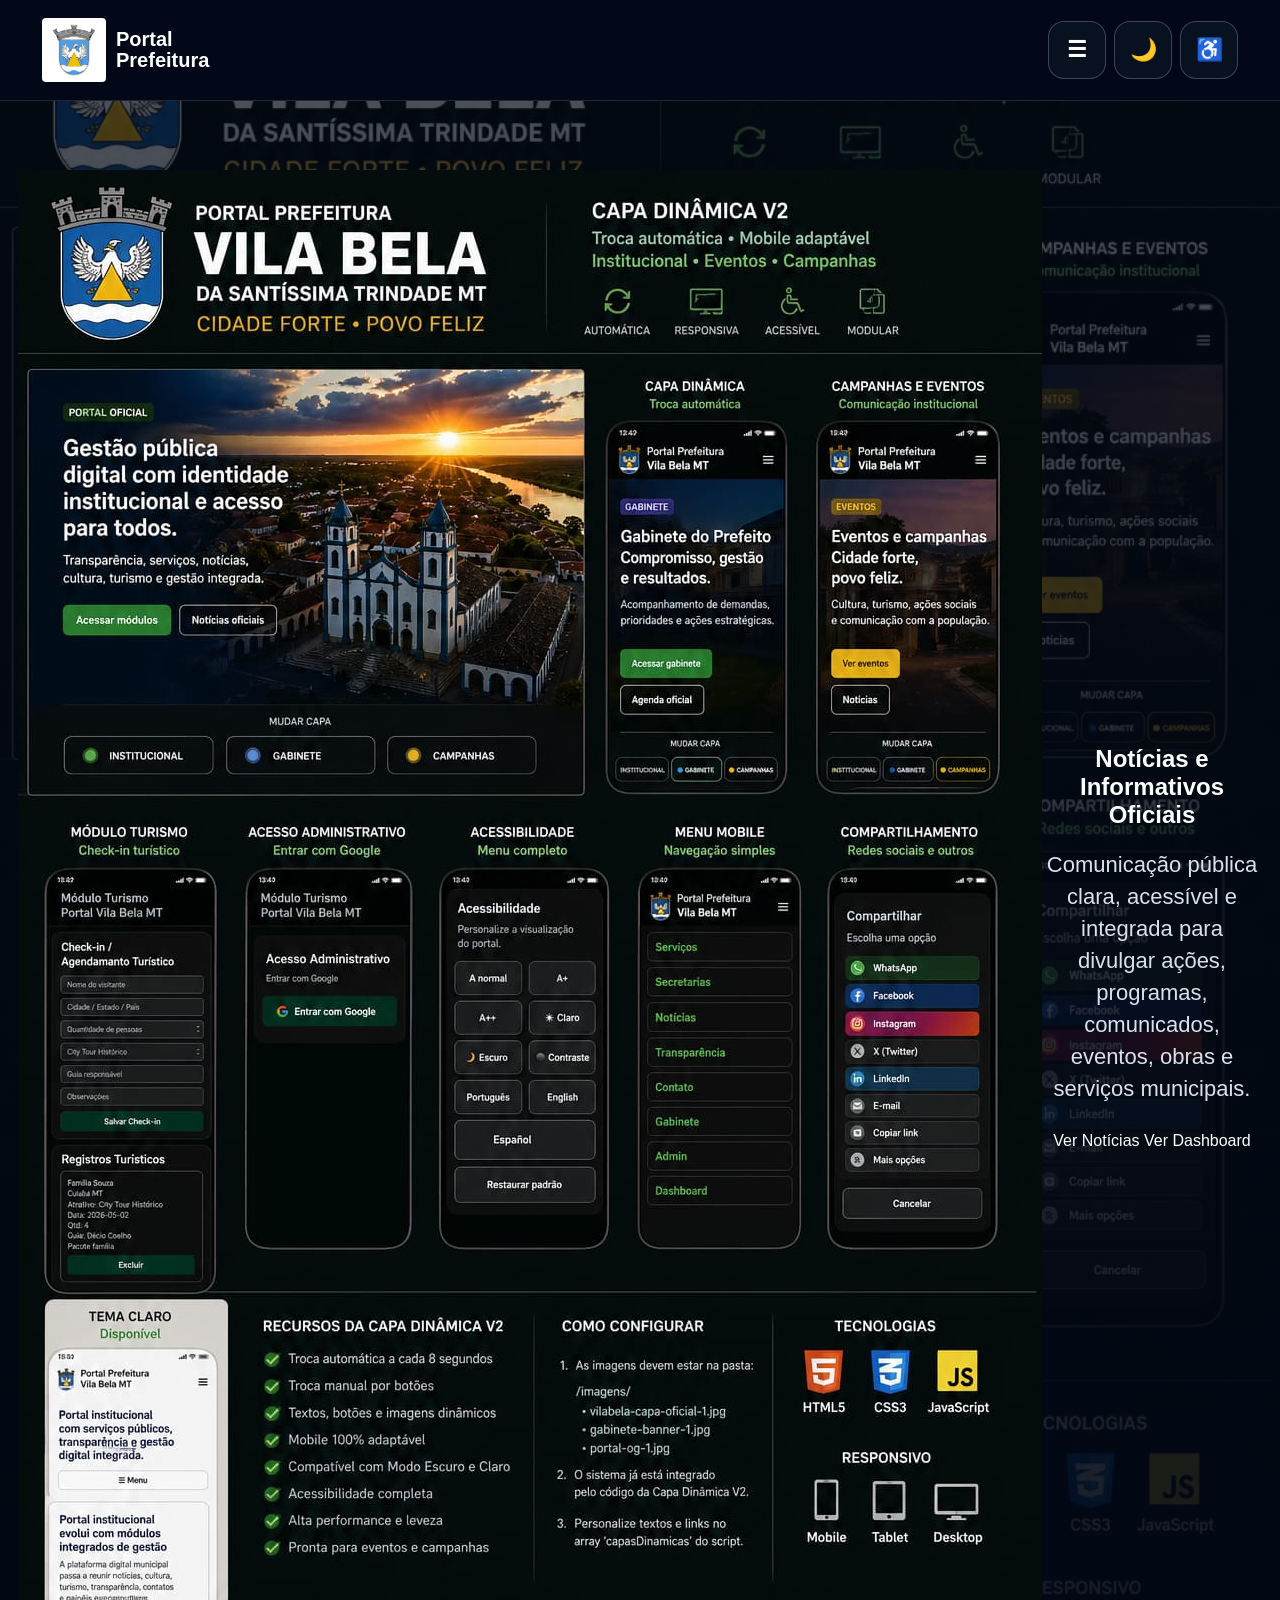
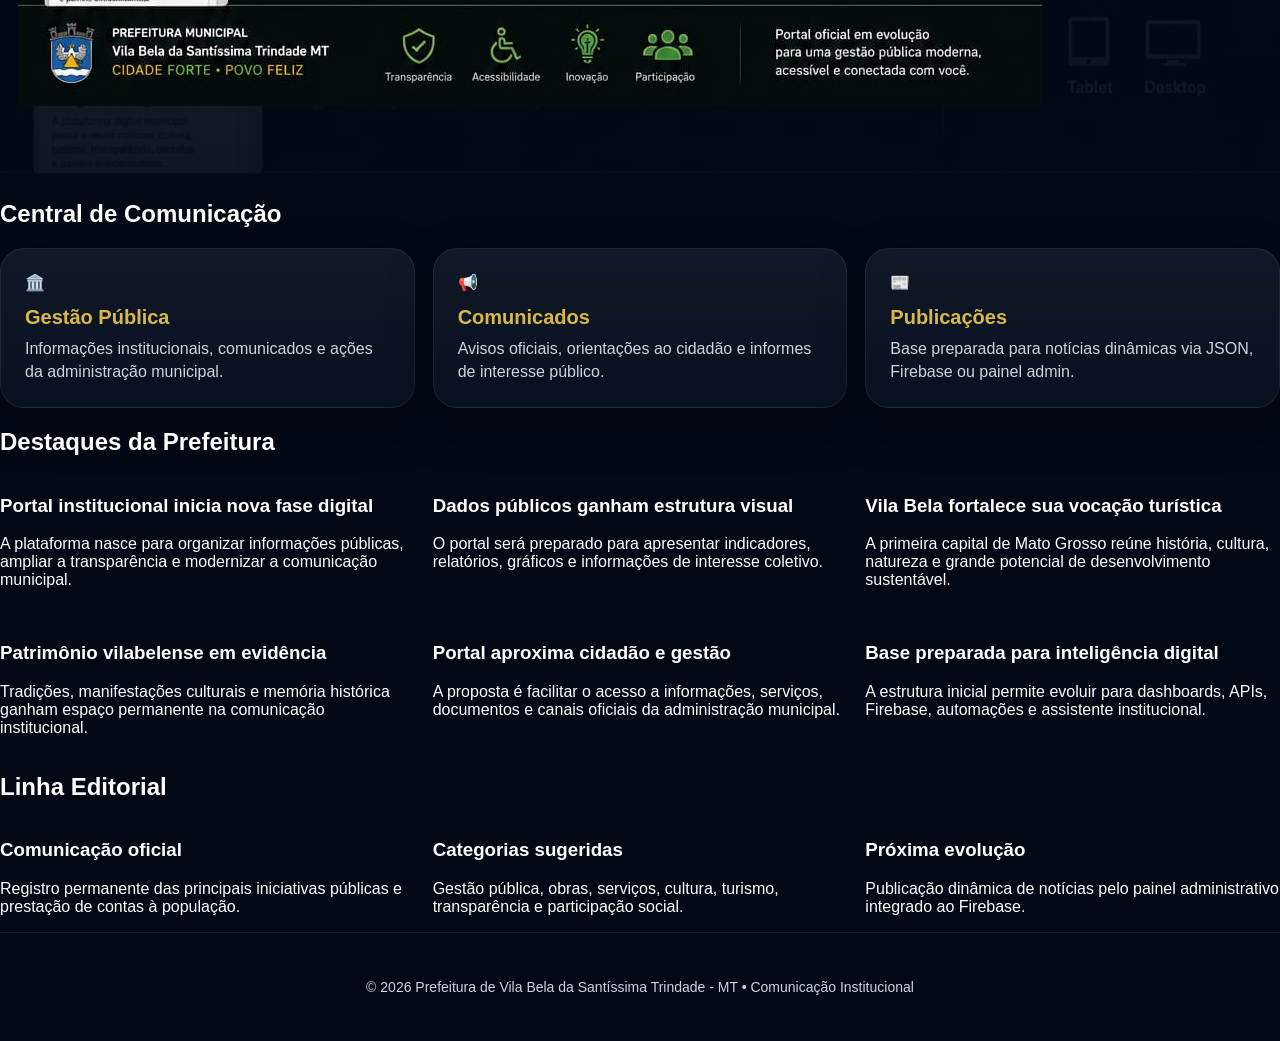
<file: noticias.html>
<!DOCTYPE html>
<html lang="pt-BR">
<head>
  <meta charset="UTF-8">
  <meta name="viewport" content="width=device-width, initial-scale=1.0">

  <title>Notícias | Prefeitura Vila Bela MT</title>
  <meta name="description" content="Notícias, comunicados oficiais, ações institucionais e informações públicas da Prefeitura de Vila Bela da Santíssima Trindade - MT.">
  <meta name="robots" content="index, follow">

  <link rel="canonical" href="https://deciocoelhogit.github.io/portal-prefeitura-vilabela-mt/noticias.html">
  <link rel="icon" href="assets/icons/favicon.ico">

  <link rel="stylesheet" href="css/style.css">
<script defer src="js/script.js"></script>

<link rel="manifest" href="manifest.json">
<meta name="theme-color" content="#0b1e3a">
<meta name="mobile-web-app-capable" content="yes">
<meta name="apple-mobile-web-app-capable" content="yes">
<meta name="apple-mobile-web-app-title" content="Portal Vila Bela">
<link rel="apple-touch-icon" href="assets/icons/icon-192-premium.png">
</head>

<body>

<header class="site-header">
  <a class="brand" href="index.html" aria-label="Portal Prefeitura Vila Bela MT">
    <img src="assets/logos/vilabela-brasao-1-transparente.png?v=10" alt="Brasão de Vila Bela MT">
    <span>Portal<br>Prefeitura</span>
  </a>

  <div class="header-actions">
    <button id="menuToggle" class="icon-btn" type="button" aria-label="Abrir menu">☰</button>
    <button id="themeToggle" class="icon-btn" type="button" aria-label="Alternar tema">🌙</button>
    <button id="accessBtn" class="icon-btn" type="button" aria-label="Abrir acessibilidade">♿</button>
  </div>

  <nav id="nav" class="main-nav" aria-label="Menu principal">
    <a href="index.html">Início</a>
    <a href="dashboard.html">Dashboard</a>
    <a href="noticias.html">Notícias</a>
    <a href="cultura.html">Cultura</a>
    <a href="turismo.html">Turismo</a>
    <a href="transparencia.html">Transparência</a>
    <a href="gabinete.html">Gabinete</a>
    <a href="admin.html">Admin</a>
  </nav>
</header>

<div id="accessPanel" class="access-panel" aria-label="Painel de acessibilidade">
  <h2>Acessibilidade</h2>
  <button type="button" onclick="setFont(1)">A</button>
  <button type="button" onclick="setFont(1.15)">A+</button>
  <button type="button" onclick="setFont(1.3)">A++</button>
  <button type="button" onclick="setContrast()">Contraste</button>
  <button type="button" onclick="resetAccess()">Reset</button>
</div>
</header>

<section class="hero">
  <img src="assets/banners/portal-og-1.jpg" class="hero-bg" alt="Portal Prefeitura Vila Bela MT">

  <div class="hero-content">
    <h2>Notícias e Informativos Oficiais</h2>
    <p>
      Comunicação pública clara, acessível e integrada para divulgar ações,
      programas, comunicados, eventos, obras e serviços municipais.
    </p>

    <div class="hero-buttons">
      <a href="#destaques" class="btn primary">Ver Notícias</a>
      <a href="dashboard.html" class="btn">Ver Dashboard</a>
    </div>
  </div>
</section>

<section class="modules container">
  <h2>Central de Comunicação</h2>

  <div class="grid">
    <div class="card">
      🏛️
      <h3>Gestão Pública</h3>
      <p>Informações institucionais, comunicados e ações da administração municipal.</p>
    </div>

    <div class="card">
      📢
      <h3>Comunicados</h3>
      <p>Avisos oficiais, orientações ao cidadão e informes de interesse público.</p>
    </div>

    <div class="card">
      📰
      <h3>Publicações</h3>
      <p>Base preparada para notícias dinâmicas via JSON, Firebase ou painel admin.</p>
    </div>
  </div>
</section>

<section class="highlights container" id="destaques">
  <h2>Destaques da Prefeitura</h2>

  <div class="grid">
    <article class="box">
      <h3>Portal institucional inicia nova fase digital</h3>
      <p>
        A plataforma nasce para organizar informações públicas, ampliar a
        transparência e modernizar a comunicação municipal.
      </p>
    </article>

    <article class="box">
      <h3>Dados públicos ganham estrutura visual</h3>
      <p>
        O portal será preparado para apresentar indicadores, relatórios, gráficos
        e informações de interesse coletivo.
      </p>
    </article>

    <article class="box">
      <h3>Vila Bela fortalece sua vocação turística</h3>
      <p>
        A primeira capital de Mato Grosso reúne história, cultura, natureza e
        grande potencial de desenvolvimento sustentável.
      </p>
    </article>

    <article class="box">
      <h3>Patrimônio vilabelense em evidência</h3>
      <p>
        Tradições, manifestações culturais e memória histórica ganham espaço
        permanente na comunicação institucional.
      </p>
    </article>

    <article class="box">
      <h3>Portal aproxima cidadão e gestão</h3>
      <p>
        A proposta é facilitar o acesso a informações, serviços, documentos e
        canais oficiais da administração municipal.
      </p>
    </article>

    <article class="box">
      <h3>Base preparada para inteligência digital</h3>
      <p>
        A estrutura inicial permite evoluir para dashboards, APIs, Firebase,
        automações e assistente institucional.
      </p>
    </article>
  </div>
</section>

<section class="highlights container">
  <h2>Linha Editorial</h2>

  <div class="grid">
    <div class="box">
      <h3>Comunicação oficial</h3>
      <p>Registro permanente das principais iniciativas públicas e prestação de contas à população.</p>
    </div>

    <div class="box">
      <h3>Categorias sugeridas</h3>
      <p>Gestão pública, obras, serviços, cultura, turismo, transparência e participação social.</p>
    </div>

    <div class="box">
      <h3>Próxima evolução</h3>
      <p>Publicação dinâmica de notícias pelo painel administrativo integrado ao Firebase.</p>
    </div>
  </div>
</section>

<div id="accessPanel" class="access-panel">
  <h3>Acessibilidade</h3>
  <button onclick="setFont('a')">A</button>
<button onclick="setFont('aplus')">A+</button>
<button onclick="setFont('aplusplus')">A++</button>
<button type="button" onclick="setContrast()">Contraste</button>
<button type="button" onclick="resetAccess()">Reset</button>
</div>

<footer class="footer">
  <p>© 2026 Prefeitura de Vila Bela da Santíssima Trindade - MT • Comunicação Institucional</p>
</footer>

<script src="js/script.js?v=12.2"></script>

  <script>
  if ("serviceWorker" in navigator) {
    navigator.serviceWorker.register("sw.js");
  }
  </script>
</body>
</html>
</file>
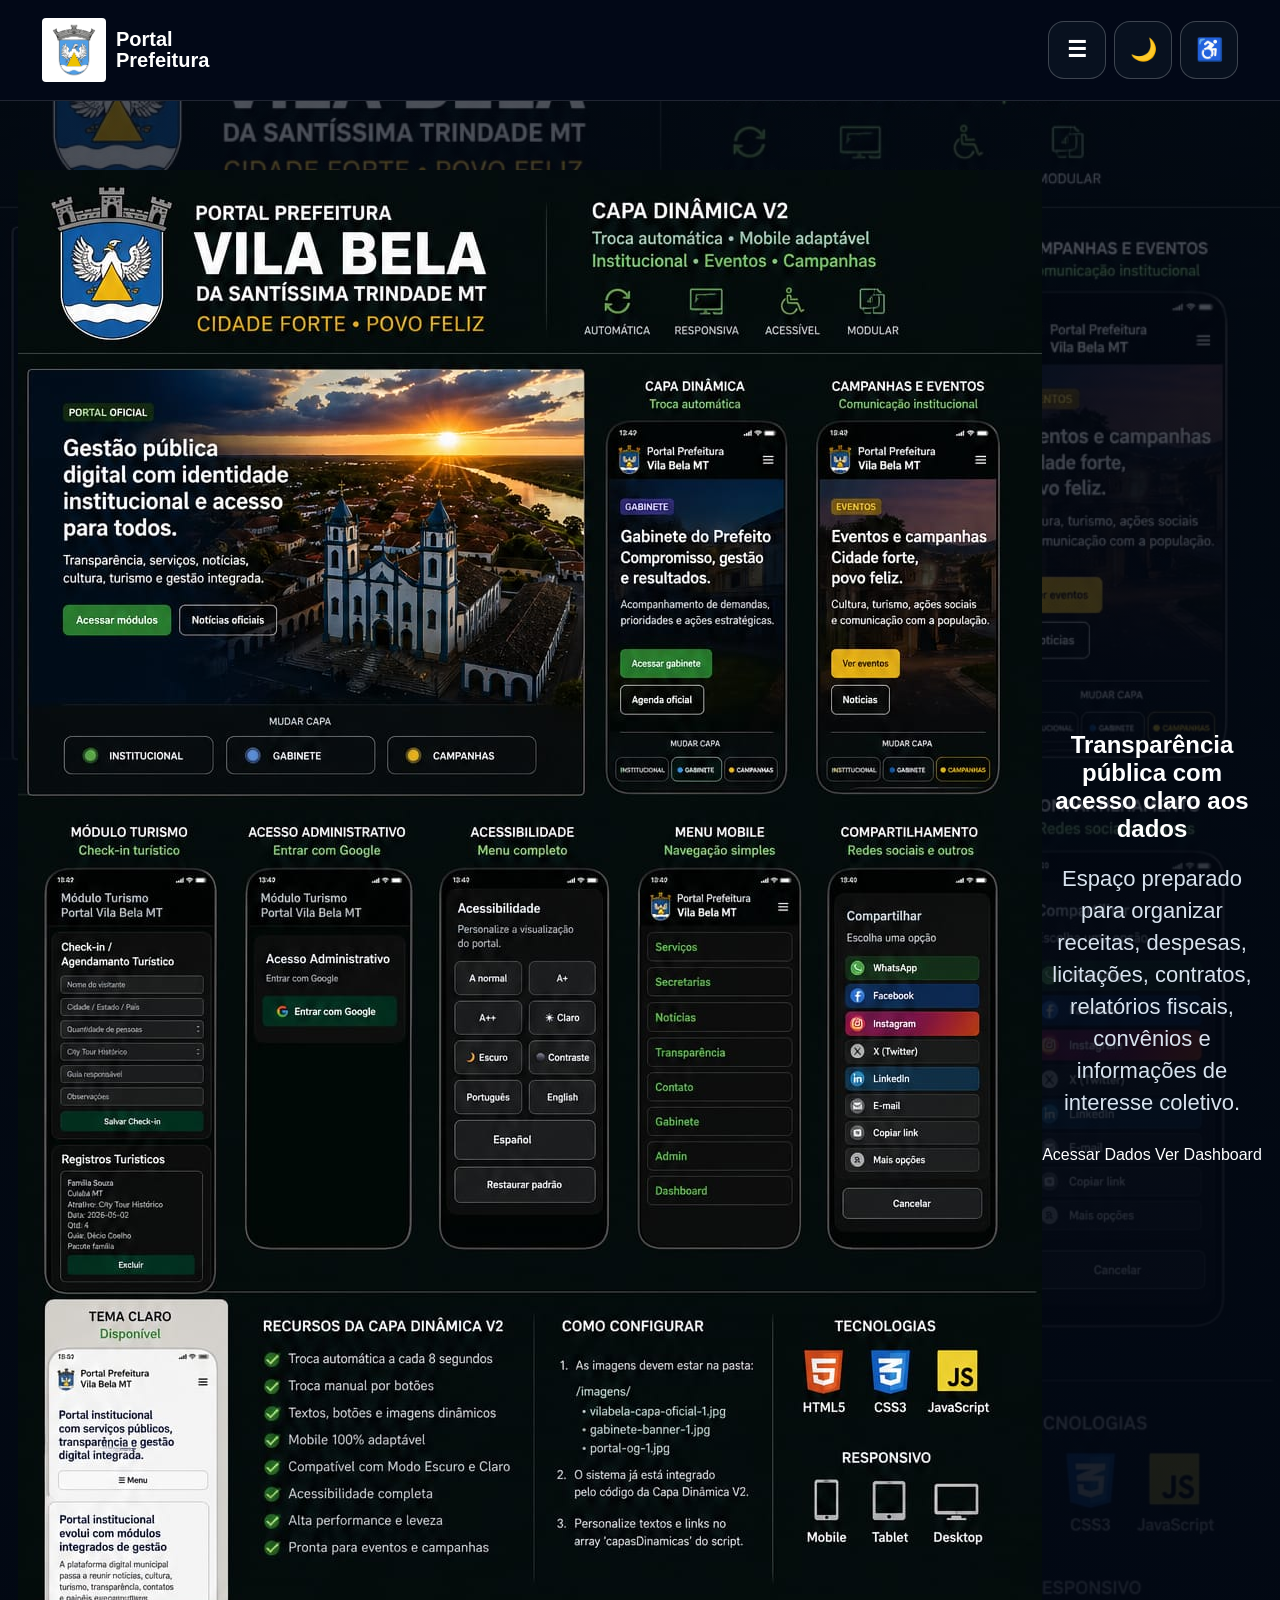
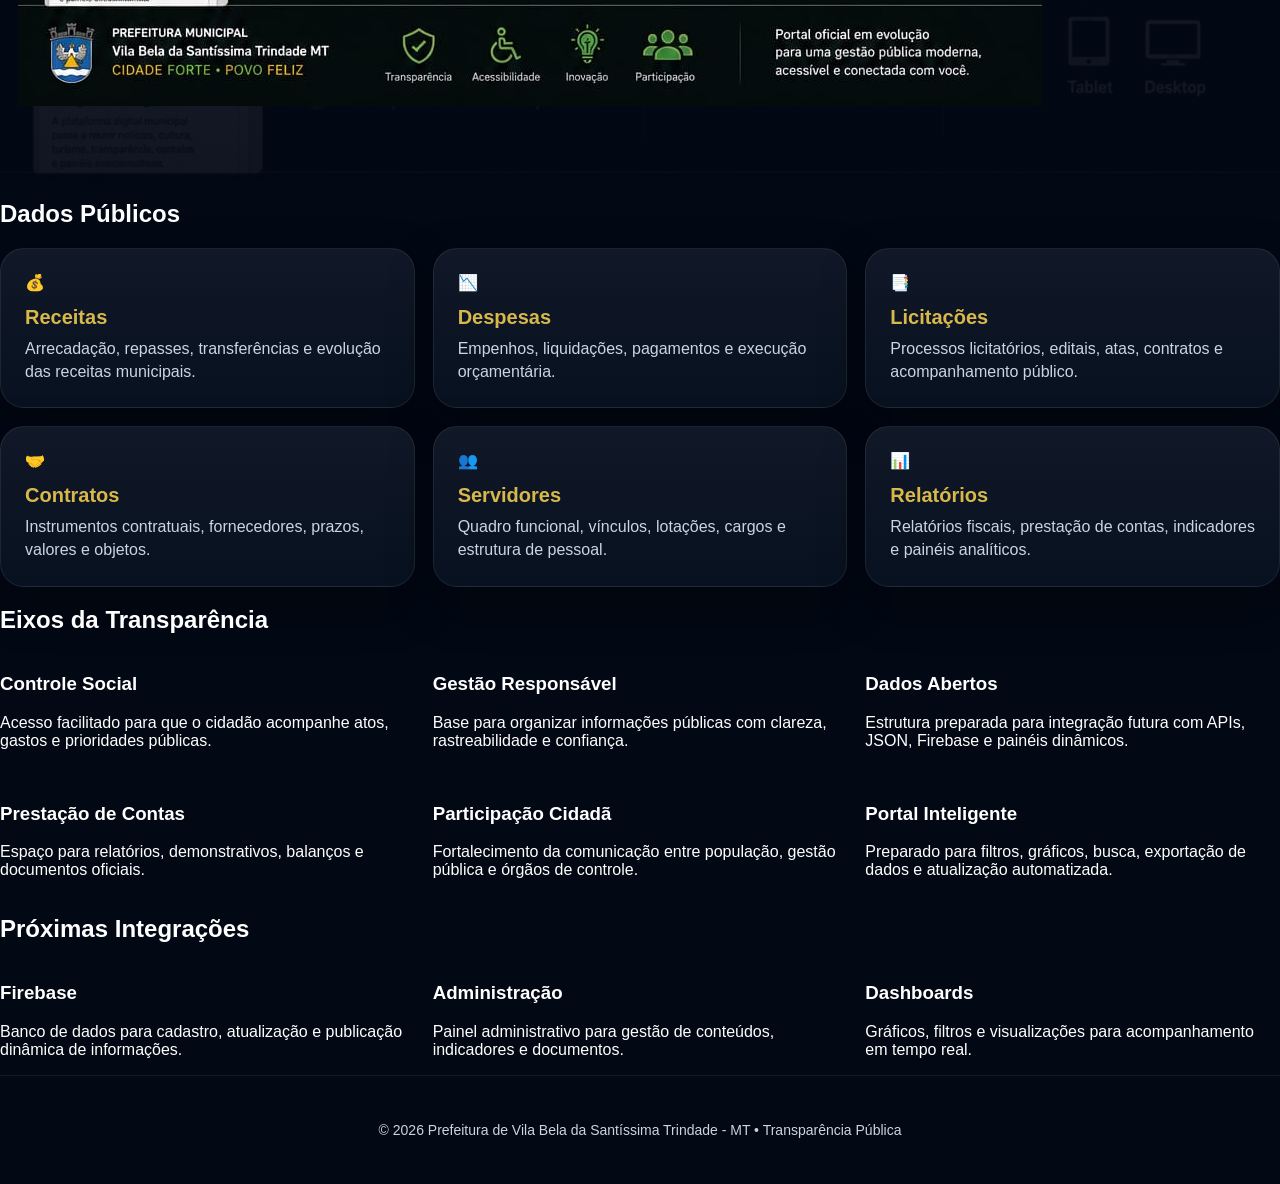
<file: transparencia.html>
<!DOCTYPE html>
<html lang="pt-BR">
<head>
  <meta charset="UTF-8">
  <meta name="viewport" content="width=device-width, initial-scale=1.0">

  <title>Transparência | Prefeitura Vila Bela MT</title>
  <meta name="description" content="Portal da Transparência de Vila Bela da Santíssima Trindade - MT. Receitas, despesas, contratos, licitações, relatórios e dados públicos.">
  <meta name="robots" content="index, follow">

  <link rel="canonical" href="https://deciocoelhogit.github.io/portal-prefeitura-vilabela-mt/transparencia.html">
  <link rel="icon" href="assets/icons/favicon.ico">

  <link rel="stylesheet" href="css/style.css">
<script defer src="js/script.js"></script>

<link rel="manifest" href="manifest.json">
<meta name="theme-color" content="#0b1e3a">
<meta name="mobile-web-app-capable" content="yes">
<meta name="apple-mobile-web-app-capable" content="yes">
<meta name="apple-mobile-web-app-title" content="Portal Vila Bela">
<link rel="apple-touch-icon" href="assets/icons/icon-192-premium.png">
</head>

<body>
  
<header class="site-header">
  <a class="brand" href="index.html" aria-label="Portal Prefeitura Vila Bela MT">
    <img src="assets/logos/vilabela-brasao-1-transparente.png?v=10" alt="Brasão de Vila Bela MT">
    <span>Portal<br>Prefeitura</span>
  </a>

  <div class="header-actions">
    <button id="menuToggle" class="icon-btn" type="button" aria-label="Abrir menu">☰</button>
    <button id="themeToggle" class="icon-btn" type="button" aria-label="Alternar tema">🌙</button>
    <button id="accessBtn" class="icon-btn" type="button" aria-label="Abrir acessibilidade">♿</button>
  </div>

  <nav id="nav" class="main-nav" aria-label="Menu principal">
    <a href="index.html">Início</a>
    <a href="dashboard.html">Dashboard</a>
    <a href="noticias.html">Notícias</a>
    <a href="cultura.html">Cultura</a>
    <a href="turismo.html">Turismo</a>
    <a href="transparencia.html">Transparência</a>
    <a href="gabinete.html">Gabinete</a>
    <a href="admin.html">Admin</a>
  </nav>
</header>

<div id="accessPanel" class="access-panel" aria-label="Painel de acessibilidade">
  <h2>Acessibilidade</h2>
  <button type="button" onclick="setFont(1)">A</button>
  <button type="button" onclick="setFont(1.15)">A+</button>
  <button type="button" onclick="setFont(1.3)">A++</button>
  <button type="button" onclick="setContrast()">Contraste</button>
  <button type="button" onclick="resetAccess()">Reset</button>
</div>

</header>

<section class="hero">
  <img src="assets/banners/portal-og-1.jpg" class="hero-bg" alt="Transparência Pública Vila Bela MT">

  <div class="hero-content">
    <h2>Transparência pública com acesso claro aos dados</h2>
    <p>
      Espaço preparado para organizar receitas, despesas, licitações, contratos,
      relatórios fiscais, convênios e informações de interesse coletivo.
    </p>

    <div class="hero-buttons">
      <a href="#dados" class="btn primary">Acessar Dados</a>
      <a href="dashboard.html" class="btn">Ver Dashboard</a>
    </div>
  </div>
</section>

<section class="modules container" id="dados">
  <h2>Dados Públicos</h2>

  <div class="grid">
    <div class="card">
      💰
      <h3>Receitas</h3>
      <p>Arrecadação, repasses, transferências e evolução das receitas municipais.</p>
    </div>

    <div class="card">
      📉
      <h3>Despesas</h3>
      <p>Empenhos, liquidações, pagamentos e execução orçamentária.</p>
    </div>

    <div class="card">
      📑
      <h3>Licitações</h3>
      <p>Processos licitatórios, editais, atas, contratos e acompanhamento público.</p>
    </div>

    <div class="card">
      🤝
      <h3>Contratos</h3>
      <p>Instrumentos contratuais, fornecedores, prazos, valores e objetos.</p>
    </div>

    <div class="card">
      👥
      <h3>Servidores</h3>
      <p>Quadro funcional, vínculos, lotações, cargos e estrutura de pessoal.</p>
    </div>

    <div class="card">
      📊
      <h3>Relatórios</h3>
      <p>Relatórios fiscais, prestação de contas, indicadores e painéis analíticos.</p>
    </div>
  </div>
</section>

<section class="highlights container">
  <h2>Eixos da Transparência</h2>

  <div class="grid">
    <div class="box">
      <h3>Controle Social</h3>
      <p>Acesso facilitado para que o cidadão acompanhe atos, gastos e prioridades públicas.</p>
    </div>

    <div class="box">
      <h3>Gestão Responsável</h3>
      <p>Base para organizar informações públicas com clareza, rastreabilidade e confiança.</p>
    </div>

    <div class="box">
      <h3>Dados Abertos</h3>
      <p>Estrutura preparada para integração futura com APIs, JSON, Firebase e painéis dinâmicos.</p>
    </div>

    <div class="box">
      <h3>Prestação de Contas</h3>
      <p>Espaço para relatórios, demonstrativos, balanços e documentos oficiais.</p>
    </div>

    <div class="box">
      <h3>Participação Cidadã</h3>
      <p>Fortalecimento da comunicação entre população, gestão pública e órgãos de controle.</p>
    </div>

    <div class="box">
      <h3>Portal Inteligente</h3>
      <p>Preparado para filtros, gráficos, busca, exportação de dados e atualização automatizada.</p>
    </div>
  </div>
</section>

<section class="highlights container">
  <h2>Próximas Integrações</h2>

  <div class="grid">
    <div class="box">
      <h3>Firebase</h3>
      <p>Banco de dados para cadastro, atualização e publicação dinâmica de informações.</p>
    </div>

    <div class="box">
      <h3>Administração</h3>
      <p>Painel administrativo para gestão de conteúdos, indicadores e documentos.</p>
    </div>

    <div class="box">
      <h3>Dashboards</h3>
      <p>Gráficos, filtros e visualizações para acompanhamento em tempo real.</p>
    </div>
  </div>
</section>

<div id="accessPanel" class="access-panel">
  <h3>Acessibilidade</h3>
  <button onclick="setFont('a')">A</button>
<button onclick="setFont('aplus')">A+</button>
<button onclick="setFont('aplusplus')">A++</button>
<button type="button" onclick="setContrast()">Contraste</button>
<button type="button" onclick="resetAccess()">Reset</button>
</div>

<footer class="footer">
  <p>© 2026 Prefeitura de Vila Bela da Santíssima Trindade - MT • Transparência Pública</p>
</footer>

<script src="js/script.js?v=12.2"></script>

  <script>
  if ("serviceWorker" in navigator) {
    navigator.serviceWorker.register("sw.js");
  }
  </script>
</body>
</html>
</file>
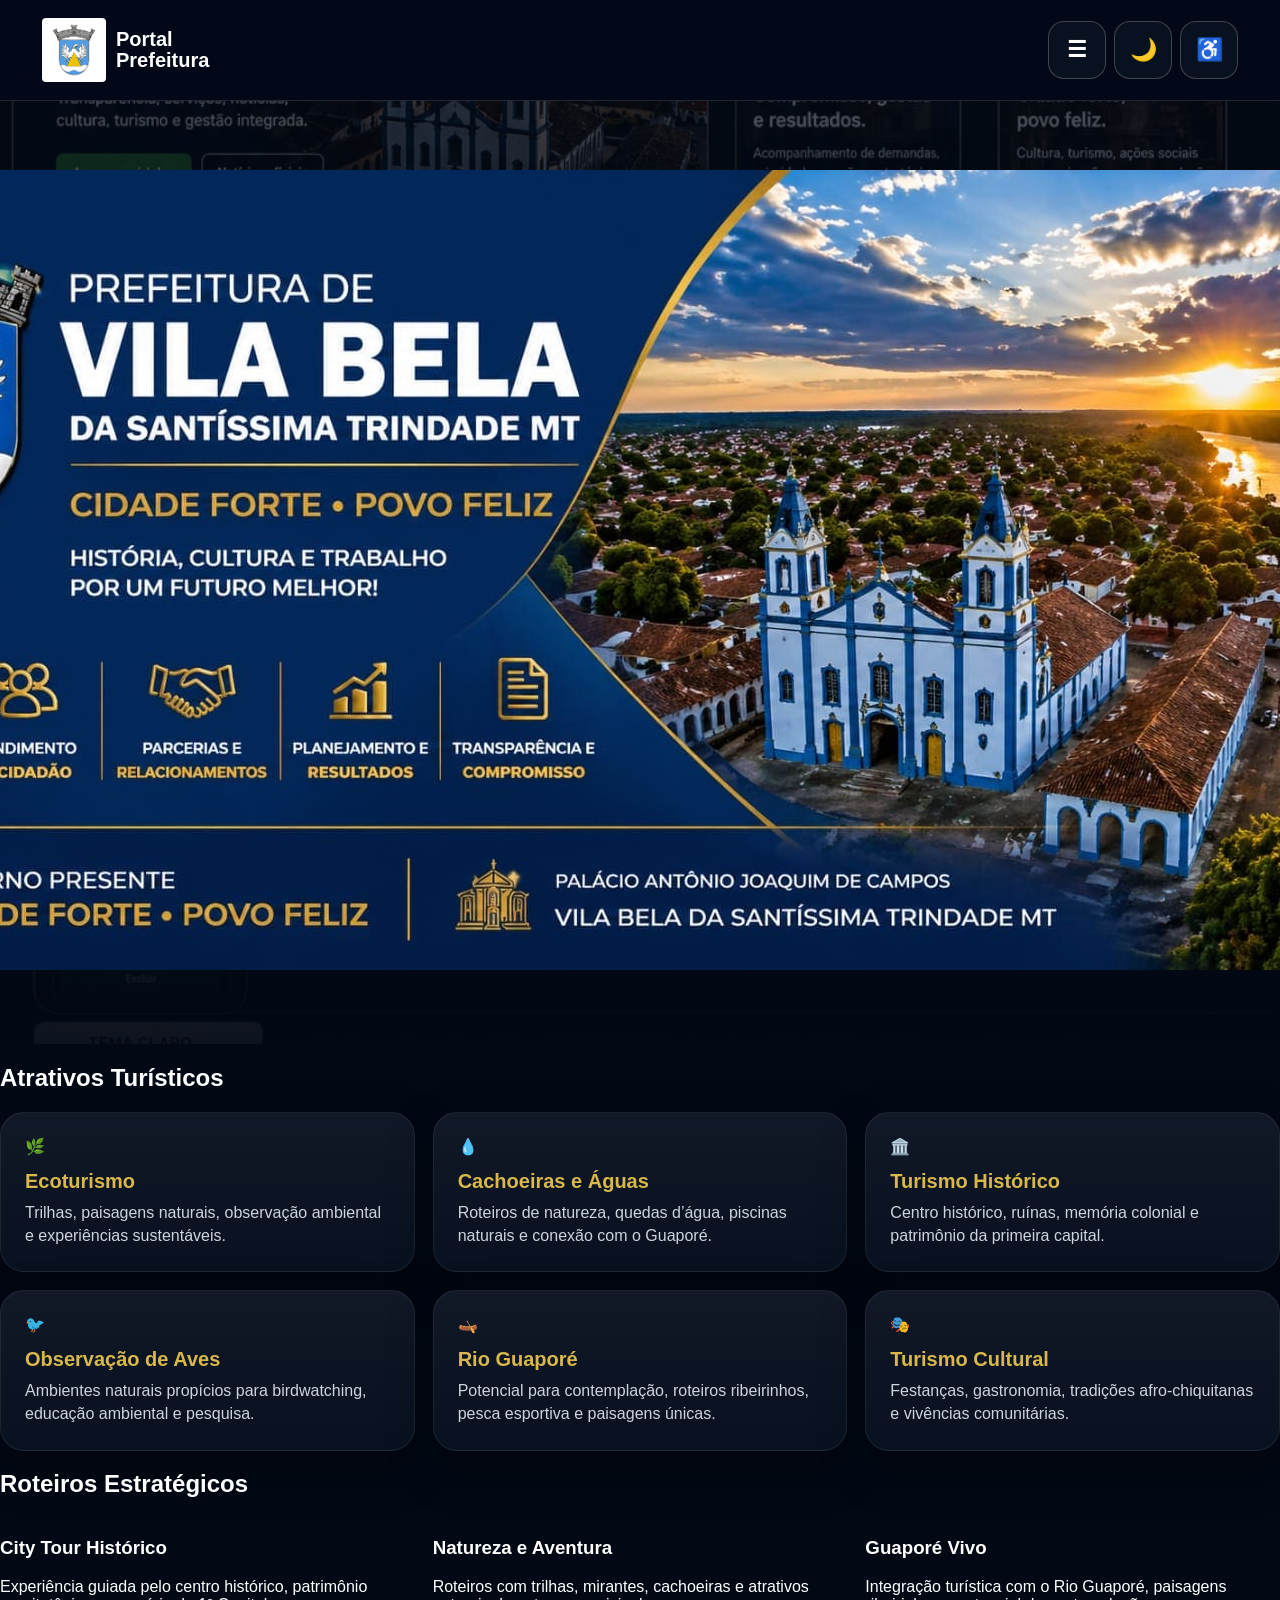
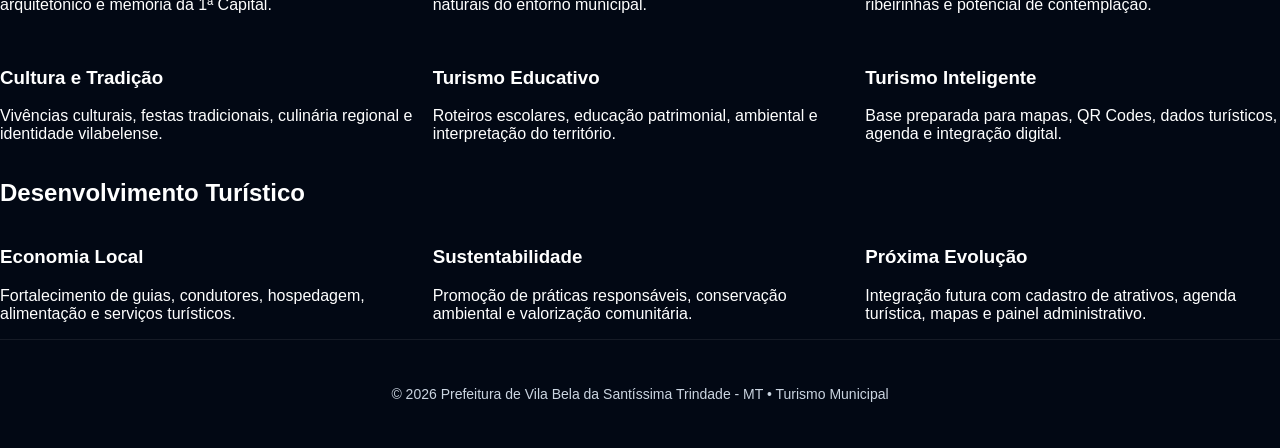
<file: turismo.html>
<!DOCTYPE html>
<html lang="pt-BR">
<head>
  <meta charset="UTF-8">
  <meta name="viewport" content="width=device-width, initial-scale=1.0">

  <title>Turismo | Prefeitura Vila Bela MT</title>
  <meta name="description" content="Atrativos naturais, roteiros turísticos, patrimônio histórico e potencial turístico de Vila Bela da Santíssima Trindade - MT.">
  <meta name="robots" content="index, follow">

  <link rel="canonical" href="https://deciocoelhogit.github.io/portal-prefeitura-vilabela-mt/turismo.html">
  <link rel="icon" href="assets/icons/favicon.ico">

  <link rel="stylesheet" href="css/style.css">
<script defer src="js/script.js"></script>

<link rel="manifest" href="manifest.json">
<meta name="theme-color" content="#0b1e3a">
<meta name="mobile-web-app-capable" content="yes">
<meta name="apple-mobile-web-app-capable" content="yes">
<meta name="apple-mobile-web-app-title" content="Portal Vila Bela">
<link rel="apple-touch-icon" href="assets/icons/icon-192-premium.png">
</head>

<body>
  
<header class="site-header">
  <a class="brand" href="index.html" aria-label="Portal Prefeitura Vila Bela MT">
    <img src="assets/logos/vilabela-brasao-1-transparente.png?v=10" alt="Brasão de Vila Bela MT">
    <span>Portal<br>Prefeitura</span>
  </a>

  <div class="header-actions">
    <button id="menuToggle" class="icon-btn" type="button" aria-label="Abrir menu">☰</button>
    <button id="themeToggle" class="icon-btn" type="button" aria-label="Alternar tema">🌙</button>
    <button id="accessBtn" class="icon-btn" type="button" aria-label="Abrir acessibilidade">♿</button>
  </div>

  <nav id="nav" class="main-nav" aria-label="Menu principal">
    <a href="index.html">Início</a>
    <a href="dashboard.html">Dashboard</a>
    <a href="noticias.html">Notícias</a>
    <a href="cultura.html">Cultura</a>
    <a href="turismo.html">Turismo</a>
    <a href="transparencia.html">Transparência</a>
    <a href="gabinete.html">Gabinete</a>
    <a href="admin.html">Admin</a>
  </nav>
</header>

<div id="accessPanel" class="access-panel" aria-label="Painel de acessibilidade">
  <h2>Acessibilidade</h2>
  <button type="button" onclick="setFont(1)">A</button>
  <button type="button" onclick="setFont(1.15)">A+</button>
  <button type="button" onclick="setFont(1.3)">A++</button>
  <button type="button" onclick="setContrast()">Contraste</button>
  <button type="button" onclick="resetAccess()">Reset</button>
</div>

</header>

<section class="hero">
  <img src="assets/banners/vilabela-capa-oficial-1.jpg" class="hero-bg" alt="Turismo em Vila Bela MT">

  <div class="hero-content">
    <h2>Turismo, natureza e história em Vila Bela</h2>
    <p>
      A primeira capital de Mato Grosso integra patrimônio histórico,
      cultura viva, Rio Guaporé, trilhas, cachoeiras e experiências de ecoturismo.
    </p>

    <div class="hero-buttons">
      <a href="#atrativos" class="btn primary">Ver Atrativos</a>
      <a href="cultura.html" class="btn">Ver Cultura</a>
    </div>
  </div>
</section>

<section class="modules container" id="atrativos">
  <h2>Atrativos Turísticos</h2>

  <div class="grid">
    <div class="card">
      🌿
      <h3>Ecoturismo</h3>
      <p>Trilhas, paisagens naturais, observação ambiental e experiências sustentáveis.</p>
    </div>

    <div class="card">
      💧
      <h3>Cachoeiras e Águas</h3>
      <p>Roteiros de natureza, quedas d’água, piscinas naturais e conexão com o Guaporé.</p>
    </div>

    <div class="card">
      🏛️
      <h3>Turismo Histórico</h3>
      <p>Centro histórico, ruínas, memória colonial e patrimônio da primeira capital.</p>
    </div>

    <div class="card">
      🐦
      <h3>Observação de Aves</h3>
      <p>Ambientes naturais propícios para birdwatching, educação ambiental e pesquisa.</p>
    </div>

    <div class="card">
      🛶
      <h3>Rio Guaporé</h3>
      <p>Potencial para contemplação, roteiros ribeirinhos, pesca esportiva e paisagens únicas.</p>
    </div>

    <div class="card">
      🎭
      <h3>Turismo Cultural</h3>
      <p>Festanças, gastronomia, tradições afro-chiquitanas e vivências comunitárias.</p>
    </div>
  </div>
</section>

<section class="highlights container">
  <h2>Roteiros Estratégicos</h2>

  <div class="grid">
    <div class="box">
      <h3>City Tour Histórico</h3>
      <p>Experiência guiada pelo centro histórico, patrimônio arquitetônico e memória da 1ª Capital.</p>
    </div>

    <div class="box">
      <h3>Natureza e Aventura</h3>
      <p>Roteiros com trilhas, mirantes, cachoeiras e atrativos naturais do entorno municipal.</p>
    </div>

    <div class="box">
      <h3>Guaporé Vivo</h3>
      <p>Integração turística com o Rio Guaporé, paisagens ribeirinhas e potencial de contemplação.</p>
    </div>

    <div class="box">
      <h3>Cultura e Tradição</h3>
      <p>Vivências culturais, festas tradicionais, culinária regional e identidade vilabelense.</p>
    </div>

    <div class="box">
      <h3>Turismo Educativo</h3>
      <p>Roteiros escolares, educação patrimonial, ambiental e interpretação do território.</p>
    </div>

    <div class="box">
      <h3>Turismo Inteligente</h3>
      <p>Base preparada para mapas, QR Codes, dados turísticos, agenda e integração digital.</p>
    </div>
  </div>
</section>

<section class="highlights container">
  <h2>Desenvolvimento Turístico</h2>

  <div class="grid">
    <div class="box">
      <h3>Economia Local</h3>
      <p>Fortalecimento de guias, condutores, hospedagem, alimentação e serviços turísticos.</p>
    </div>

    <div class="box">
      <h3>Sustentabilidade</h3>
      <p>Promoção de práticas responsáveis, conservação ambiental e valorização comunitária.</p>
    </div>

    <div class="box">
      <h3>Próxima Evolução</h3>
      <p>Integração futura com cadastro de atrativos, agenda turística, mapas e painel administrativo.</p>
    </div>
  </div>
</section>

<div id="accessPanel" class="access-panel">
  <h3>Acessibilidade</h3>
  <button onclick="setFont('a')">A</button>
<button onclick="setFont('aplus')">A+</button>
<button onclick="setFont('aplusplus')">A++</button>
<button type="button" onclick="setContrast()">Contraste</button>
<button type="button" onclick="resetAccess()">Reset</button>
</div>

<footer class="footer">
  <p>© 2026 Prefeitura de Vila Bela da Santíssima Trindade - MT • Turismo Municipal</p>
</footer>

<script src="js/script.js?v=12.2"></script>

  <script>
  if ("serviceWorker" in navigator) {
    navigator.serviceWorker.register("sw.js");
  }
  </script>
</body>
</html>
</file>
<file: css/style.css>
*{box-sizing:border-box}

html,body{
  margin:0;
  width:100%;
  max-width:100%;
  overflow-x:hidden;
  font-family:Inter,Arial,Helvetica,sans-serif;
  background:#020814;
  color:#fff;
}

body{
  min-height:100vh;
}

a{text-decoration:none;color:inherit}

.site-header{
  position:sticky;
  top:0;
  z-index:9999;
  width:100%;
  display:flex;
  align-items:center;
  justify-content:space-between;
  gap:12px;
  padding:14px 16px;
  background:rgba(2,8,20,.96);
  backdrop-filter:blur(18px);
  border-bottom:1px solid rgba(255,255,255,.12);
}

.brand{
  display:flex;
  align-items:center;
  gap:10px;
  color:#fff;
  font-size:16px;
  font-weight:900;
  line-height:1.05;
}

.brand img{
  width:52px;
  height:52px;
  object-fit:contain;
  background:#fff;
  padding:4px;
}

.header-actions{
  display:flex;
  align-items:center;
  gap:8px;
}

.icon-btn{
  width:48px;
  height:48px;
  border-radius:16px;
  border:1px solid rgba(255,255,255,.22);
  background:#08111f;
  color:#fff;
  font-size:22px;
  font-weight:900;
  display:grid;
  place-items:center;
}

.main-nav{
  display:none;
  position:absolute;
  top:calc(100% + 10px);
  left:16px;
  right:16px;
  padding:28px;
  background:#020814;
  border:1px solid rgba(255,255,255,.18);
  border-radius:28px;
  box-shadow:0 24px 90px rgba(0,0,0,.75);
}

.main-nav.active{
  display:grid;
  gap:22px;
}

.main-nav a{
  color:#2ef06d;
  font-size:28px;
  font-weight:900;
}

.access-panel{
  display:none;
  position:fixed;
  z-index:10000;
  top:110px;
  left:16px;
  right:16px;
  max-width:520px;
  margin:auto;
  padding:24px;
  background:#000;
  border:1px solid rgba(255,255,255,.28);
  border-radius:28px;
  box-shadow:0 30px 100px rgba(0,0,0,.8);
}

.access-panel.show{
  display:grid;
  gap:14px;
}

.access-panel h2{
  margin:0 0 8px;
  font-size:28px;
}

.access-panel button{
  width:100%;
  padding:16px;
  border-radius:18px;
  border:1px solid rgba(255,255,255,.25);
  background:#111;
  color:#fff;
  font-size:18px;
  font-weight:900;
}

main{
  width:100%;
}

.hero{
  width:100%;
  min-height:68vh;
  display:flex;
  align-items:center;
  justify-content:center;
  text-align:center;
  padding:74px 18px;
  background:
    linear-gradient(rgba(2,8,20,.70),rgba(2,8,20,.94)),
    url("../assets/banners/portal-og-1.jpg") center/cover no-repeat;
}

.hero-content{
  width:100%;
  max-width:860px;
}

.hero h1{
  margin:0 0 20px;
  font-size:clamp(34px,10vw,76px);
  line-height:.98;
  letter-spacing:-1.8px;
}

.hero p{
  max-width:720px;
  margin:0 auto 28px;
  color:#d7e2ee;
  font-size:clamp(17px,4vw,22px);
  line-height:1.45;
}

.hero-actions{
  display:grid;
  gap:12px;
  width:100%;
  max-width:420px;
  margin:auto;
}

.btn-primary,.btn-secondary{
  display:block;
  width:100%;
  padding:16px 22px;
  border-radius:999px;
  text-align:center;
  font-weight:900;
}

.btn-primary{
  background:#22c96b;
  color:#fff;
}

.btn-secondary{
  border:1px solid rgba(255,255,255,.25);
  color:#fff;
  background:rgba(255,255,255,.04);
}

.section{
  width:100%;
  max-width:1120px;
  margin:0 auto;
  padding:54px 18px;
}

.section h2{
  margin:0 0 24px;
  font-size:clamp(30px,7vw,48px);
  letter-spacing:-1px;
}

.grid{
  display:grid;
  grid-template-columns:1fr;
  gap:18px;
  width:100%;
}

.card{
  width:100%;
  min-width:0;
  padding:24px;
  border-radius:24px;
  background:linear-gradient(180deg,#111827,#07111f);
  border:1px solid rgba(255,255,255,.08);
  box-shadow:0 18px 45px rgba(0,0,0,.34);
}

.card span{
  font-size:24px;
}

.card h3{
  margin:14px 0 8px;
  color:#d8b84a;
  font-size:20px;
}

.card p{
  margin:0;
  color:#cbd5e1;
  line-height:1.45;
}

footer{
  width:100%;
  padding:32px 18px;
  text-align:center;
  color:#cbd5e1;
  font-size:14px;
  border-top:1px solid rgba(255,255,255,.08);
}

/* TEMA CLARO */
body.light{
  background:#f4f7fb;
  color:#07111f;
}

body.light .site-header{
  background:rgba(255,255,255,.96);
}

body.light .brand{
  color:#07111f;
}

body.light .icon-btn{
  background:#fff;
  color:#07111f;
  border-color:#d7dde7;
}

body.light .main-nav{
  background:#fff;
}

body.light .main-nav a{
  color:#0c8f3f;
}

body.light .hero{
  color:#07111f;
  background:
    linear-gradient(rgba(244,247,251,.72),rgba(244,247,251,.95)),
    url("../assets/banners/portal-og-1.jpg") center/cover no-repeat;
}

body.light .hero p{
  color:#263548;
}

body.light .section{
  background:#f4f7fb;
}

body.light .card{
  background:#fff;
  color:#07111f;
  border-color:#e5e7eb;
  box-shadow:0 16px 35px rgba(15,23,42,.16);
}

body.light .card p{
  color:#334155;
}

body.light footer{
  color:#334155;
}

/* CONTRASTE */
body.contrast{
  filter:contrast(1.35);
}

/* DESKTOP */
@media(min-width:768px){
  .site-header{
    padding:18px 42px;
  }

  .brand{
    font-size:20px;
  }

  .brand img{
    width:64px;
    height:64px;
  }

  .icon-btn{
    width:58px;
    height:58px;
  }

  .grid{
    grid-template-columns:repeat(3,1fr);
  }

  .hero-actions{
    display:flex;
    justify-content:center;
    max-width:560px;
  }
}

/* PATCH V9.1 — FIX HEADER, MOBILE, ACCESS */
.site-header{
  position:fixed !important;
  top:0 !important;
  left:0 !important;
  right:0 !important;
  z-index:99999 !important;
}

body{
  padding-top:82px !important;
}

.hero,
.section,
footer{
  width:100% !important;
  max-width:100% !important;
  overflow-x:hidden !important;
}

.card,
.hero-content,
.grid{
  max-width:100% !important;
}

.access-panel{
  left:14px !important;
  right:14px !important;
  max-width:calc(100vw - 28px) !important;
  overflow:hidden !important;
}

body.font-normal{font-size:1rem !important;}
body.font-large{font-size:1.12rem !important;}
body.font-xlarge{font-size:1.25rem !important;}

body.contrast{
  background:#000 !important;
  color:#fff !important;
}

body.contrast .card,
body.contrast .site-header,
body.contrast .main-nav,
body.contrast .access-panel{
  background:#000 !important;
  color:#fff !important;
  border:2px solid #fff !important;
  box-shadow:none !important;
}

body.contrast a,
body.contrast h1,
body.contrast h2,
body.contrast h3{
  color:#ffff00 !important;
}

body.contrast .btn-primary{
  background:#ffff00 !important;
  color:#000 !important;
}

@media(max-width:480px){
  .site-header{
    padding:10px 12px !important;
  }

  .brand img{
    width:48px !important;
    height:48px !important;
  }

  .brand{
    font-size:15px !important;
  }

  .icon-btn{
    width:46px !important;
    height:46px !important;
    border-radius:14px !important;
  }

  .hero{
    padding-left:18px !important;
    padding-right:18px !important;
  }

  .section{
    padding-left:18px !important;
    padding-right:18px !important;
  }
}

/* PATCH V9.2 — HEADER DEFINITIVO */
html, body{
  width:100%;
  max-width:100%;
  overflow-x:hidden !important;
}

.site-header{
  position:sticky !important;
  top:0 !important;
  z-index:2147483647 !important;
  width:100% !important;
  min-height:72px !important;
  background:rgba(255,255,255,.96) !important;
  backdrop-filter:blur(18px) !important;
  -webkit-backdrop-filter:blur(18px) !important;
}

body.dark .site-header,
body.contrast .site-header{
  background:rgba(2,6,18,.96) !important;
}

.brand img{
  object-fit:contain !important;
  background:#fff !important;
  padding:3px !important;
  border-radius:4px !important;
}

body.contrast .hero,
body.contrast .card{
  background:#000 !important;
  border:2px solid #fff !important;
}

body.contrast .hero-title,
body.contrast .section-title,
body.contrast .card h3{
  color:#ffff00 !important;
}

body.contrast .btn-primary{
  background:#ffff00 !important;
  color:#000 !important;
  border-color:#ffff00 !important;
}

@media(max-width:480px){
  body{ padding-top:0 !important; }

  .site-header{
    display:flex !important;
    align-items:center !important;
    justify-content:space-between !important;
    gap:8px !important;
    padding:10px 12px !important;
  }

  .brand{
    min-width:0 !important;
    flex:1 !important;
  }

  .brand img{
    width:44px !important;
    height:44px !important;
  }

  .brand-title{
    font-size:14px !important;
    line-height:1.05 !important;
  }

  .header-actions{
    display:flex !important;
    gap:6px !important;
    flex-shrink:0 !important;
  }

  .icon-btn{
    width:42px !important;
    height:42px !important;
    font-size:20px !important;
  }
}

/* PATCH V9.3 — HEADER FIXO + ACESSIBILIDADE */
.site-header{
  position:fixed !important;
  top:0 !important;
  left:0 !important;
  right:0 !important;
  z-index:999999 !important;
  background:#020817 !important;
  border-bottom:1px solid rgba(255,255,255,.12) !important;
}

body.light .site-header{
  background:#ffffff !important;
}

body.dark .site-header,
body.contrast .site-header{
  background:#020817 !important;
}

main{
  padding-top:82px !important;
}

body.font-normal{ font-size:16px !important; }
body.font-large{ font-size:18px !important; }
body.font-xlarge{ font-size:20px !important; }

.access-panel{
  max-width:calc(100vw - 28px) !important;
  left:14px !important;
  right:14px !important;
  transform:none !important;
  overflow:hidden !important;
}

.access-panel button{
  width:100% !important;
}

body.contrast{
  background:#000 !important;
  color:#fff !important;
}

body.contrast .site-header,
body.contrast .card,
body.contrast .module-card,
body.contrast .highlight-card{
  background:#000 !important;
  border:2px solid #fff !important;
}

body.contrast h1,
body.contrast h2,
body.contrast h3,
body.contrast .brand-title,
body.contrast .card-title{
  color:#ffff00 !important;
}

body.contrast p,
body.contrast span,
body.contrast small{
  color:#fff !important;
}

/* PATCH V9.4 FINAL */
html, body{
  width:100%;
  max-width:100%;
  overflow-x:hidden !important;
}

.site-header,
.header,
.topbar{
  position:sticky !important;
  top:0 !important;
  z-index:999999 !important;
  background:#020817 !important;
  backdrop-filter:blur(18px);
}

body.light .site-header,
body.light .header,
body.light .topbar{
  background:#ffffff !important;
}

body.contrast .site-header,
body.contrast .header,
body.contrast .topbar{
  background:#000 !important;
  border-bottom:2px solid #fff !important;
}

main{
  position:relative;
  z-index:1;
}

/* Acessibilidade */
body.font-a{
  font-size:16px !important;
}

body.font-ap{
  font-size:18px !important;
}

body.font-app{
  font-size:20px !important;
}

body.font-ap h1,
body.font-app h1{
  line-height:1.08 !important;
}

.access-panel{
  max-width:calc(100vw - 32px) !important;
  left:16px !important;
  right:16px !important;
  transform:none !important;
  z-index:999998 !important;
}

.access-panel button{
  min-height:48px !important;
}

/* PATCH V9.5 FINAL — HEADER FIXO + ACESSIBILIDADE REAL */
body{
  --font-boost: 1;
}

body.font-a{ --font-boost: 1; }
body.font-ap{ --font-boost: 1.14; }
body.font-app{ --font-boost: 1.28; }

body.font-ap,
body.font-app{
  font-size: calc(16px * var(--font-boost)) !important;
}

body.font-ap p,
body.font-ap a,
body.font-ap button,
body.font-ap li,
body.font-ap span,
body.font-app p,
body.font-app a,
body.font-app button,
body.font-app li,
body.font-app span{
  font-size: calc(1em * var(--font-boost)) !important;
}

body.font-ap h1{ font-size: clamp(2.2rem, 10vw, 4.8rem) !important; }
body.font-app h1{ font-size: clamp(2.5rem, 11vw, 5.4rem) !important; }

body.font-ap h2{ font-size: clamp(1.8rem, 7vw, 3.2rem) !important; }
body.font-app h2{ font-size: clamp(2rem, 8vw, 3.6rem) !important; }

/* Cabeçalho realmente fixo no mobile */
.site-header,
header.site-header,
.header,
.topbar{
  position: fixed !important;
  top: 0 !important;
  left: 0 !important;
  right: 0 !important;
  width: 100% !important;
  z-index: 2147483647 !important;
  background: #020817 !important;
}

body.light .site-header,
body.light header.site-header,
body.light .header,
body.light .topbar{
  background: #ffffff !important;
}

body{
  padding-top: 96px !important;
}

@media(max-width: 600px){
  body{
    padding-top: 88px !important;
  }
}

/* Painel acessibilidade sem duplicar/estourar */
.access-panel{
  position: fixed !important;
  top: 110px !important;
  left: 16px !important;
  right: 16px !important;
  width: auto !important;
  max-width: none !important;
  max-height: calc(100vh - 140px) !important;
  overflow-y: auto !important;
  z-index: 2147483646 !important;
}

/* Contraste mais forte */
body.contrast{
  background:#000 !important;
  color:#fff !important;
}

body.contrast *{
  text-shadow:none !important;
}

body.contrast h1,
body.contrast h2,
body.contrast h3,
body.contrast .section-title{
  color:#ffff00 !important;
}

body.contrast .card,
body.contrast .module-card,
body.contrast .glass-card{
  background:#000 !important;
  border:2px solid #fff !important;
  color:#fff !important;
}

body.contrast .btn,
body.contrast button{
  background:#ffff00 !important;
  color:#000 !important;
  border:2px solid #fff !important;
}

html.font-plus body {
  font-size: 115% !important;
}

html.font-plusplus body {
  font-size: 130% !important;
}

html.font-plus h1,
html.font-plus h2,
html.font-plus h3,
html.font-plus p,
html.font-plus a,
html.font-plus button {
  font-size: 115% !important;
}

html.font-plusplus h1,
html.font-plusplus h2,
html.font-plusplus h3,
html.font-plusplus p,
html.font-plusplus a,
html.font-plusplus button {
  font-size: 130% !important;
}

/* ==============================
   V12.2 FONT DEBUG MASTER
============================== */

/* ===== ACESSIBILIDADE V12.3 — FORÇA GLOBAL ===== */

html.font-a,
html.font-a body {
  font-size: 16px !important;
}

html.font-aplus,
html.font-aplus body {
  font-size: 18px !important;
}

html.font-aplusplus,
html.font-aplusplus body {
  font-size: 21px !important;
}

html.font-aplus h1,
html.font-aplus h2,
html.font-aplus h3,
html.font-aplus p,
html.font-aplus a,
html.font-aplus button,
html.font-aplus .card,
html.font-aplus .module-card {
  font-size: 112% !important;
}

html.font-aplusplus h1,
html.font-aplusplus h2,
html.font-aplusplus h3,
html.font-aplusplus p,
html.font-aplusplus a,
html.font-aplusplus button,
html.font-aplusplus .card,
html.font-aplusplus .module-card {
  font-size: 128% !important;
}
</file>
